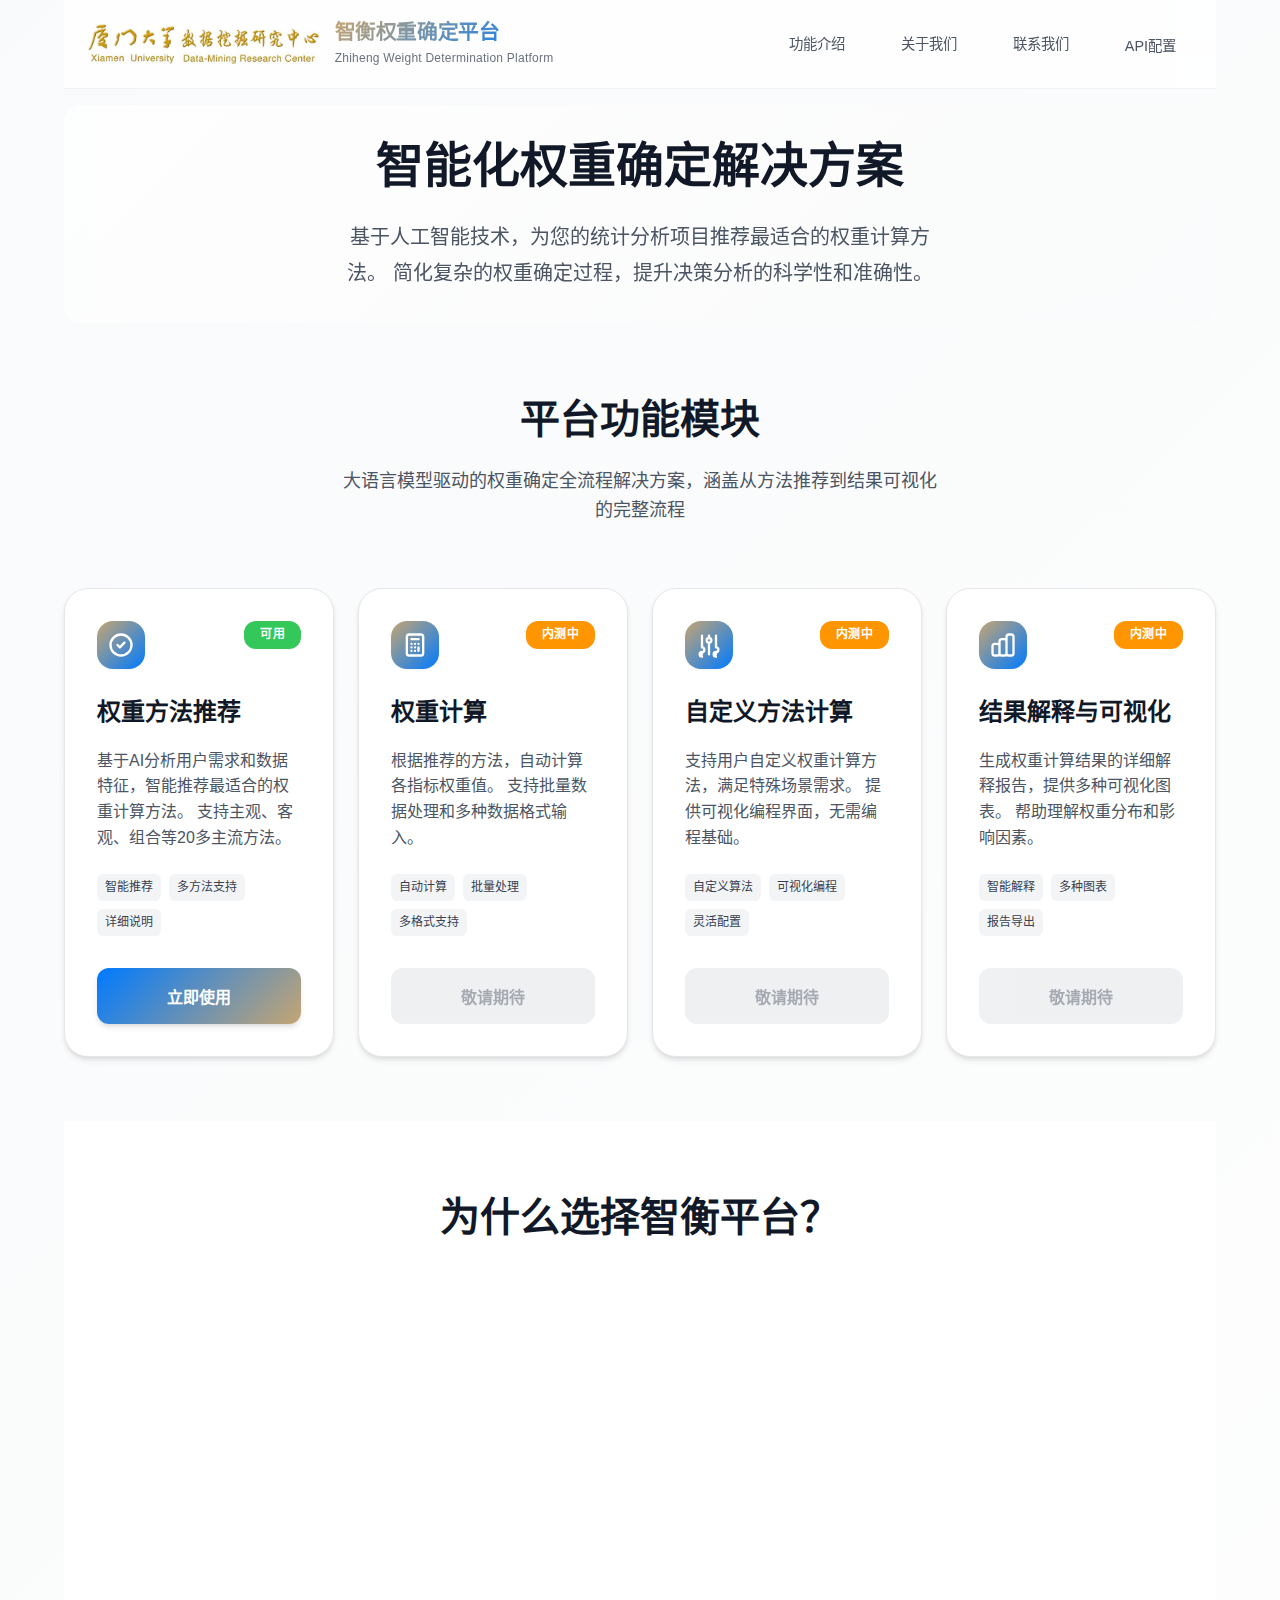
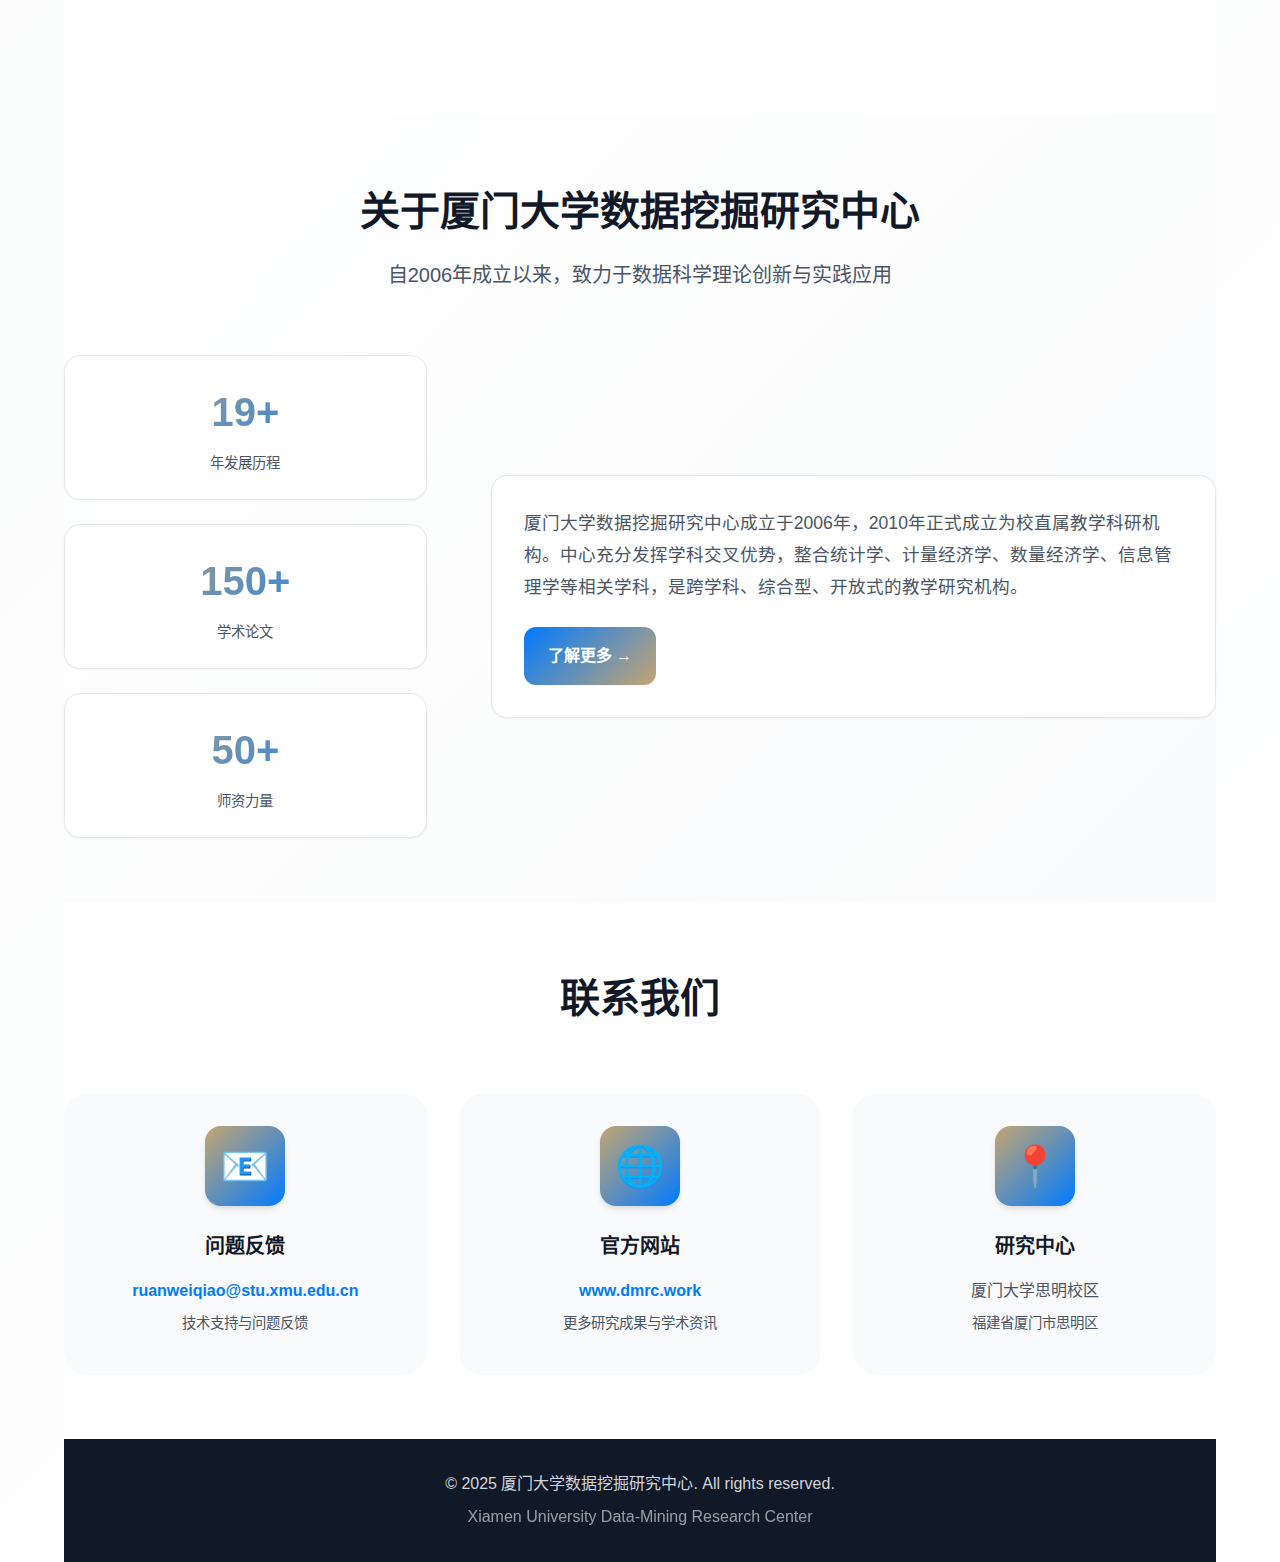
<file: index.html>
<!DOCTYPE html>
<html lang="zh-CN">
<head>
  <meta charset="UTF-8">
  <meta name="viewport" content="width=device-width, initial-scale=1.0">
  
  <!-- 基础SEO -->
  <title>智衡权重确定平台 - 大语言模型驱动的权重方法推荐系统 | 厦门大学数据挖掘研究中心</title>
  <meta name="description" content="智衡权重确定平台是厦门大学数据挖掘研究中心开发的AI驱动权重方法推荐系统，通过三代理协作和混合推荐引擎，为统计分析项目智能推荐最适合的权重计算方法。支持AHP、熵权法、CRITIC等9种主流方法。">
  <meta name="keywords" content="权重方法推荐,统计权重,权重确定,大语言模型,AI推荐系统,层次分析法,熵权法,CRITIC,数据挖掘,厦门大学,决策分析,多准则评价">
  <meta name="author" content="厦门大学数据挖掘研究中心">
  <meta name="robots" content="index, follow">
  <meta name="language" content="zh-CN">
  
  <!-- Open Graph / Facebook -->
  <meta property="og:type" content="website">
  <meta property="og:url" content="https://your-project-url.vercel.app/">
  <meta property="og:title" content="智衡权重确定平台 - 大语言模型驱动的权重方法推荐系统">
  <meta property="og:description" content="AI驱动的权重方法推荐系统，通过三代理协作智能推荐最适合的统计权重计算方法。厦门大学数据挖掘研究中心官方开发。">
  <meta property="og:image" content="https://your-project-url.vercel.app/微信图片_20230714090909.jpg">
  <meta property="og:site_name" content="智衡权重确定平台">
  <meta property="og:locale" content="zh_CN">
  
  <!-- Twitter -->
  <meta property="twitter:card" content="summary_large_image">
  <meta property="twitter:url" content="https://your-project-url.vercel.app/">
  <meta property="twitter:title" content="智衡权重确定平台 - 大语言模型驱动的权重方法推荐系统">
  <meta property="twitter:description" content="AI驱动的权重方法推荐系统，通过三代理协作智能推荐最适合的统计权重计算方法。厦门大学数据挖掘研究中心官方开发。">
  <meta property="twitter:image" content="https://your-project-url.vercel.app/微信图片_20230714090909.jpg">
  
  <!-- 学术相关 -->
  <meta name="citation_title" content="智衡权重确定平台: 大语言模型驱动的权重方法推荐系统">
  <meta name="citation_author" content="厦门大学数据挖掘研究中心">
  <meta name="citation_publication_date" content="2025">
  <meta name="citation_online_date" content="2025">
  <meta name="citation_language" content="zh">
  
  <!-- 技术相关 -->
  <meta name="application-name" content="智衡权重确定平台">
  <meta name="msapplication-TileColor" content="#007AFF">
  <meta name="theme-color" content="#007AFF">
  
  <!-- 预加载关键资源 -->
  <link rel="preconnect" href="https://cdn.jsdelivr.net">
  <link rel="preconnect" href="https://api.deepseek.com">
  
  <!-- 样式表 -->
  <link rel="stylesheet" href="home-style.css">
  
  <!-- 结构化数据 -->
  <script type="application/ld+json">
  {
    "@context": "https://schema.org",
    "@type": "SoftwareApplication",
    "name": "智衡权重确定平台",
    "description": "大语言模型驱动的权重方法推荐系统",
    "url": "https://your-project-url.vercel.app",
    "author": {
      "@type": "Organization",
      "name": "厦门大学数据挖掘研究中心",
      "url": "https://xdmrc.org"
    },
    "applicationCategory": "BusinessApplication",
    "operatingSystem": "Web Browser",
    "offers": {
      "@type": "Offer",
      "price": "0",
      "priceCurrency": "CNY"
    }
  }
  </script>
</head>
<body>
  <div class="container">
    <!-- Header Section -->
    <header class="header">
      <div class="header-content">
        <div class="logo-section">
          <img src="微信图片_20230714090909.jpg" alt="厦门大学数据挖掘研究中心" class="logo">
          <div class="title-group">
            <h1 class="main-title">智衡权重确定平台</h1>
            <p class="subtitle">Zhiheng Weight Determination Platform</p>
          </div>
        </div>
        
        <!-- Navigation Menu -->
        <nav class="header-nav">
          <ul class="nav-menu">
            <li><a href="#modules" class="nav-link">功能介绍</a></li>
            <li><a href="#about" class="nav-link">关于我们</a></li>
            <li><a href="#contact" class="nav-link">联系我们</a></li>
            <li>
              <button id="apiConfigToggle" class="api-config-btn">
                <span class="api-config-text">API配置</span>
              </button>
            </li>
          </ul>
        </nav>
      </div>
    </header>

    <!-- API Key Panel (移出模块区域) -->
    <div id="apiKeyManagerPanel" class="api-key-panel">
      <div class="api-key-panel-header">
        <h4>API配置</h4>
        <button class="api-key-close" id="apiKeyPanelClose">&times;</button>
      </div>
      
      <div class="api-key-panel-content">
        <div class="model-selection">
          <h5>选择LLM模型</h5>
          <div class="model-options">
            <label class="model-option">
              <input type="radio" name="modelType" value="deepseek" checked>
              <span class="model-icon">🧠</span>
              <span class="model-name">Deepseek</span>
            </label>
            <label class="model-option">
              <input type="radio" name="modelType" value="openai">
              <span class="model-icon">🤖</span>
              <span class="model-name">ChatGPT</span>
            </label>
            <label class="model-option">
              <input type="radio" name="modelType" value="qwen">
              <span class="model-icon">🔮</span>
              <span class="model-name">通义千问</span>
            </label>
          </div>
        </div>
        
        <!-- Deepseek API Keys -->
        <div class="api-keys-section" id="deepseekApiKeys">
          <h5>Deepseek API密钥设置</h5>
          <p class="api-key-info">系统已配置Deepseek API密钥，您也可以使用自己的密钥</p>
          <p class="api-key-warning" style="color: #e74c3c; font-weight: bold;">重要提示：系统使用并行调用机制，必须配置全部三个API密钥以获得最佳性能</p>
          
          <div class="api-key-inputs">
            <div class="api-key-input-group">
              <label>主要API密钥:</label>
              <input type="password" id="deepseek_api_key" placeholder="sk-..." autocomplete="off">
            </div>
            <div class="api-key-input-group">
              <label>备用API密钥 1:</label>
              <input type="password" id="deepseek_api_key_api2" placeholder="sk-..." autocomplete="off">
            </div>
            <div class="api-key-input-group">
              <label>备用API密钥 2:</label>
              <input type="password" id="deepseek_api_key_api3" placeholder="sk-..." autocomplete="off">
            </div>
          </div>
        </div>
        
        <!-- OpenAI API Keys -->
        <div class="api-keys-section" id="openaiApiKeys" style="display: none;">
          <h5>OpenAI API密钥设置</h5>
          <p class="api-key-info">系统已配置Deepseek API密钥，您也可以使用自己的ChatGPT密钥</p>
          <p class="api-key-warning" style="color: #e74c3c; font-weight: bold;">重要提示：系统使用并行调用机制，必须配置全部三个API密钥以获得最佳性能</p>
          
          <div class="api-key-inputs">
            <div class="api-key-input-group">
              <label>主要API密钥:</label>
              <input type="password" id="openai_api_key" placeholder="sk-..." autocomplete="off">
            </div>
            <div class="api-key-input-group">
              <label>备用API密钥 1:</label>
              <input type="password" id="openai_api_key_api2" placeholder="sk-..." autocomplete="off">
            </div>
            <div class="api-key-input-group">
              <label>备用API密钥 2:</label>
              <input type="password" id="openai_api_key_api3" placeholder="sk-..." autocomplete="off">
            </div>
          </div>
        </div>
        
        <!-- Qwen API Keys -->
        <div class="api-keys-section" id="qwenApiKeys" style="display: none;">
          <h5>通义千问API密钥设置</h5>
          <p class="api-key-info">系统已配置Deepseek API密钥，您也可以使用自己的通义千问密钥</p>
          <p class="api-key-warning" style="color: #e74c3c; font-weight: bold;">重要提示：系统使用并行调用机制，必须配置全部三个API密钥以获得最佳性能</p>
          
          <div class="api-key-inputs">
            <div class="api-key-input-group">
              <label>主要API密钥:</label>
              <input type="password" id="qwen_api_key" placeholder="..." autocomplete="off">
            </div>
            <div class="api-key-input-group">
              <label>备用API密钥 1:</label>
              <input type="password" id="qwen_api_key_api2" placeholder="..." autocomplete="off">
            </div>
            <div class="api-key-input-group">
              <label>备用API密钥 2:</label>
              <input type="password" id="qwen_api_key_api3" placeholder="..." autocomplete="off">
            </div>
          </div>
        </div>
        
        <div class="api-key-actions">
          <button class="btn-primary" id="saveApiKeys">保存密钥</button>
          <button class="btn-secondary" id="clearApiKeys">清除密钥</button>
        </div>
        
        <div class="api-key-status" id="apiKeyStatus"></div>
      </div>
    </div>
    
    <!-- 添加背景遮罩用于点击关闭 -->
    <div id="apiKeyBackdrop" class="api-key-backdrop"></div>

    <!-- Hero Section -->
    <section class="hero">
      <div class="hero-content">
        <h2 class="hero-title">智能化权重确定解决方案</h2>
        <p class="hero-description">
          基于人工智能技术，为您的统计分析项目推荐最适合的权重计算方法。
          简化复杂的权重确定过程，提升决策分析的科学性和准确性。
        </p>
      </div>
    </section>

    <!-- Modules Section -->
    <section id="modules" class="modules">
      <div class="modules-header">
        <div class="modules-text">
          <h3>平台功能模块</h3>
          <p>大语言模型驱动的权重确定全流程解决方案，涵盖从方法推荐到结果可视化的完整流程</p>
        </div>
      </div>
      
      <div class="modules-grid">
        <!-- Module 1: Available -->
        <div class="module-card available" onclick="navigateToQuestionnaire()">
          <div class="module-header">
            <div class="module-icon">
              <svg viewBox="0 0 24 24" fill="none" xmlns="http://www.w3.org/2000/svg">
                <path d="M9 12l2 2 4-4m6 2a9 9 0 11-18 0 9 9 0 0118 0z" stroke="currentColor" stroke-width="2" stroke-linecap="round" stroke-linejoin="round"/>
              </svg>
            </div>
            <div class="module-status available">可用</div>
          </div>
          <h4 class="module-title">权重方法推荐</h4>
          <p class="module-description">
            基于AI分析用户需求和数据特征，智能推荐最适合的权重计算方法。
            支持主观、客观、组合等20多主流方法。
          </p>
          <div class="module-features">
            <span class="feature-tag">智能推荐</span>
            <span class="feature-tag">多方法支持</span>
            <span class="feature-tag">详细说明</span>
          </div>
          <div class="module-action">
            <button class="btn-primary">立即使用</button>
          </div>
        </div>

        <!-- Module 2: Coming Soon -->
        <div class="module-card coming-soon">
          <div class="module-header">
            <div class="module-icon">
              <svg viewBox="0 0 24 24" fill="none" xmlns="http://www.w3.org/2000/svg">
                <path d="M9 7h6m0 10v-3m-3 3h.01M9 17h.01M9 14h.01M12 14h.01M15 11h.01M12 11h.01M9 11h.01M7 21h10a2 2 0 002-2V5a2 2 0 00-2-2H7a2 2 0 00-2 2v14a2 2 0 002 2z" stroke="currentColor" stroke-width="2" stroke-linecap="round" stroke-linejoin="round"/>
              </svg>
            </div>
            <div class="module-status beta">内测中</div>
          </div>
          <h4 class="module-title">权重计算</h4>
          <p class="module-description">
            根据推荐的方法，自动计算各指标权重值。
            支持批量数据处理和多种数据格式输入。
          </p>
          <div class="module-features">
            <span class="feature-tag">自动计算</span>
            <span class="feature-tag">批量处理</span>
            <span class="feature-tag">多格式支持</span>
          </div>
          <div class="module-action">
            <button class="btn-secondary" disabled>敬请期待</button>
          </div>
        </div>

        <!-- Module 3: Coming Soon -->
        <div class="module-card coming-soon">
          <div class="module-header">
            <div class="module-icon">
              <svg viewBox="0 0 24 24" fill="none" xmlns="http://www.w3.org/2000/svg">
                <path d="M12 6V4m0 2a2 2 0 100 4m0-4a2 2 0 110 4m-6 8a2 2 0 100-4m0 4a2 2 0 100 4m0-4v2m0-6V4m6 6v10m6-2a2 2 0 100-4m0 4a2 2 0 100 4m0-4v2m0-6V4" stroke="currentColor" stroke-width="2" stroke-linecap="round" stroke-linejoin="round"/>
              </svg>
            </div>
            <div class="module-status beta">内测中</div>
          </div>
          <h4 class="module-title">自定义方法计算</h4>
          <p class="module-description">
            支持用户自定义权重计算方法，满足特殊场景需求。
            提供可视化编程界面，无需编程基础。
          </p>
          <div class="module-features">
            <span class="feature-tag">自定义算法</span>
            <span class="feature-tag">可视化编程</span>
            <span class="feature-tag">灵活配置</span>
          </div>
          <div class="module-action">
            <button class="btn-secondary" disabled>敬请期待</button>
          </div>
        </div>

        <!-- Module 4: Coming Soon -->
        <div class="module-card coming-soon">
          <div class="module-header">
            <div class="module-icon">
              <svg viewBox="0 0 24 24" fill="none" xmlns="http://www.w3.org/2000/svg">
                <path d="M9 19v-6a2 2 0 00-2-2H5a2 2 0 00-2 2v6a2 2 0 002 2h2a2 2 0 002-2zm0 0V9a2 2 0 012-2h2a2 2 0 012 2v10m-6 0a2 2 0 002 2h2a2 2 0 002-2m0 0V5a2 2 0 012-2h2a2 2 0 012 2v14a2 2 0 01-2 2h-2a2 2 0 01-2-2z" stroke="currentColor" stroke-width="2" stroke-linecap="round" stroke-linejoin="round"/>
              </svg>
            </div>
            <div class="module-status beta">内测中</div>
          </div>
          <h4 class="module-title">结果解释与可视化</h4>
          <p class="module-description">
            生成权重计算结果的详细解释报告，提供多种可视化图表。
            帮助理解权重分布和影响因素。
          </p>
          <div class="module-features">
            <span class="feature-tag">智能解释</span>
            <span class="feature-tag">多种图表</span>
            <span class="feature-tag">报告导出</span>
          </div>
          <div class="module-action">
            <button class="btn-secondary" disabled>敬请期待</button>
          </div>
        </div>
      </div>
    </section>
  <!-- Features Section -->
  <section class="features">
    <div class="features-content">
      <h3>为什么选择智衡平台？</h3>
      <div class="features-grid">
        <div class="feature-item">
          <div class="feature-icon">🤖</div>
          <h4>AI智能推荐</h4>
          <p>基于大语言模型，智能分析用户需求与数据特征，推荐最适合的权重方法</p>
        </div>
        <div class="feature-item">
          <div class="feature-icon">🎓</div>
          <h4>学术权威</h4>
          <p>厦门大学数据挖掘研究中心开发，确保方法的科学性和可靠性</p>
        </div>
        <div class="feature-item">
          <div class="feature-icon">🚀</div>
          <h4>简单易用</h4>
          <p>直观的用户界面，无需专业知识，快速获得权重计算方案</p>
        </div>
        <div class="feature-item">
          <div class="feature-icon">📈</div>
          <h4>全面覆盖</h4>
          <p>支持20+种主流权重方法，覆盖各种应用场景和数据类型</p>
        </div>
      </div>
    </div>
  </section>

    <!-- About Section -->
    <section id="about" class="about">
      <div class="about-content">
        <div class="about-header">
          <h3>关于厦门大学数据挖掘研究中心</h3>
          <p class="about-subtitle">自2006年成立以来，致力于数据科学理论创新与实践应用</p>
        </div>
        
        <div class="about-preview">
          <div class="preview-stats">
            <div class="stat-item">
              <div class="stat-number">19+</div>
              <div class="stat-label">年发展历程</div>
            </div>
            <div class="stat-item">
              <div class="stat-number">150+</div>
              <div class="stat-label">学术论文</div>
            </div>
            <div class="stat-item">
              <div class="stat-number">50+</div>
              <div class="stat-label">师资力量</div>
            </div>
          </div>
          
          <div class="preview-text">
            <p>厦门大学数据挖掘研究中心成立于2006年，2010年正式成立为校直属教学科研机构。中心充分发挥学科交叉优势，整合统计学、计量经济学、数量经济学、信息管理学等相关学科，是跨学科、综合型、开放式的教学研究机构。</p>
            <div class="preview-action">
              <a href="about.html" class="btn-about">了解更多 →</a>
            </div>
          </div>
        </div>
      </div>
    </section>

    <!-- Contact Section -->
    <section id="contact" class="contact">
      <div class="contact-content">
        <h3>联系我们</h3>
        <div class="contact-grid">
          <div class="contact-item">
            <div class="contact-icon">📧</div>
            <h4>问题反馈</h4>
            <p><a href="mailto:ruanweiqiao@stu.xmu.edu.cn">ruanweiqiao@stu.xmu.edu.cn</a></p>
            <p class="contact-desc">技术支持与问题反馈</p>
          </div>
          <div class="contact-item">
            <div class="contact-icon">🌐</div>
            <h4>官方网站</h4>
            <p><a href="http://www.dmrc.work" target="_blank">www.dmrc.work</a></p>
            <p class="contact-desc">更多研究成果与学术资讯</p>
          </div>
          <div class="contact-item">
            <div class="contact-icon">📍</div>
            <h4>研究中心</h4>
            <p>厦门大学思明校区</p>
            <p class="contact-desc">福建省厦门市思明区</p>
          </div>
        </div>
      </div>
    </section>

    
    <!-- Footer -->
    <footer class="footer">
      <div class="footer-content">
        <p>&copy; 2025 厦门大学数据挖掘研究中心. All rights reserved.</p>
        <p>Xiamen University Data-Mining Research Center</p>
      </div>
    </footer>
  </div>

  <script>
    function navigateToQuestionnaire() {
      window.location.href = 'methomath.html';
    }

    // Add smooth scroll behavior and navigation
    document.addEventListener('DOMContentLoaded', function() {
      // Smooth scroll for navigation links
      document.querySelectorAll('.nav-link').forEach(link => {
        link.addEventListener('click', function(e) {
          e.preventDefault();
          const targetId = this.getAttribute('href').substring(1);
          const targetSection = document.getElementById(targetId);
          if (targetSection) {
            targetSection.scrollIntoView({
              behavior: 'smooth',
              block: 'start'
            });
          }
        });
      });
      // Add hover effects to module cards
      const moduleCards = document.querySelectorAll('.module-card');
      moduleCards.forEach(card => {
        card.addEventListener('mouseenter', function() {
          this.style.transform = 'translateY(-8px)';
        });
        card.addEventListener('mouseleave', function() {
          this.style.transform = 'translateY(0)';
        });
      });

      // Add fade-in animation on scroll
      const observerOptions = {
        threshold: 0.1,
        rootMargin: '0px 0px -50px 0px'
      };

      const observer = new IntersectionObserver((entries) => {
        entries.forEach(entry => {
          if (entry.isIntersecting) {
            entry.target.style.opacity = '1';
            entry.target.style.transform = 'translateY(0)';
          }
        });
      }, observerOptions);

      // Observe elements for animation
      document.querySelectorAll('.module-card, .feature-item').forEach(el => {
        el.style.opacity = '0';
        el.style.transform = 'translateY(30px)';
        el.style.transition = 'opacity 0.6s ease, transform 0.6s ease';
        observer.observe(el);
      });
      
      // API Key Manager
      const apiKeyToggle = document.getElementById('apiConfigToggle');
      const apiKeyPanel = document.getElementById('apiKeyManagerPanel');
      const apiKeyClose = document.getElementById('apiKeyPanelClose');
      const apiKeyBackdrop = document.getElementById('apiKeyBackdrop');
      const saveApiKeysBtn = document.getElementById('saveApiKeys');
      const clearApiKeysBtn = document.getElementById('clearApiKeys');
      const apiKeyStatus = document.getElementById('apiKeyStatus');
      const modelOptions = document.querySelectorAll('input[name="modelType"]');
      
      // 初始化当前模型类型
      const currentModelType = localStorage.getItem('current_model_type') || 'deepseek';
      document.querySelector(`input[name="modelType"][value="${currentModelType}"]`).checked = true;
      showApiKeysSection(currentModelType);
      
      // 加载已保存的API密钥
      loadSavedApiKeys();
      
      // 显示/隐藏API密钥面板
      apiKeyToggle.addEventListener('click', function() {
        apiKeyPanel.classList.add('show');
        apiKeyBackdrop.classList.add('show');
        document.body.style.overflow = 'hidden'; // 防止背景滚动
      });
      
      // 关闭API密钥面板
      apiKeyClose.addEventListener('click', function() {
        closeApiKeyPanel();
      });
      
      // 点击背景关闭面板
      apiKeyBackdrop.addEventListener('click', function() {
        closeApiKeyPanel();
      });
      
      // 关闭API密钥面板的函数
      function closeApiKeyPanel() {
        apiKeyPanel.classList.remove('show');
        apiKeyBackdrop.classList.remove('show');
        document.body.style.overflow = ''; // 恢复背景滚动
      }
      
      // ESC键关闭面板
      document.addEventListener('keydown', function(e) {
        if (e.key === 'Escape' && apiKeyPanel.classList.contains('show')) {
          closeApiKeyPanel();
        }
      });
      
      // 切换模型类型
      modelOptions.forEach(option => {
        option.addEventListener('change', function() {
          const modelType = this.value;
          showApiKeysSection(modelType);
          localStorage.setItem('current_model_type', modelType);
        });
      });
      
      // 保存API密钥
      saveApiKeysBtn.addEventListener('click', function() {
        const modelType = document.querySelector('input[name="modelType"]:checked').value;
        
        switch(modelType) {
          case 'deepseek':
            saveDeepseekApiKeys();
            break;
          case 'openai':
            saveOpenaiApiKey();
            break;
          case 'qwen':
            saveQwenApiKey();
            break;
        }
      });
      
      // 检查API密钥完整性
      function checkApiKeysCompleteness(modelType) {
        let mainKey, key2, key3;
        let modelName;
        
        switch(modelType) {
          case 'deepseek':
            mainKey = localStorage.getItem('deepseek_api_key');
            key2 = localStorage.getItem('deepseek_api_key_api2');
            key3 = localStorage.getItem('deepseek_api_key_api3');
            modelName = 'Deepseek';
            break;
          case 'openai':
            mainKey = localStorage.getItem('openai_api_key');
            key2 = localStorage.getItem('openai_api_key_api2');
            key3 = localStorage.getItem('openai_api_key_api3');
            modelName = 'OpenAI';
            break;
          case 'qwen':
            mainKey = localStorage.getItem('qwen_api_key');
            key2 = localStorage.getItem('qwen_api_key_api2');
            key3 = localStorage.getItem('qwen_api_key_api3');
            modelName = '通义千问';
            break;
        }
        
        // 检查是否配置了所有三个API密钥
        if (mainKey && key2 && key3) {
          showStatus(`已成功配置所有${modelName}的API密钥，系统将使用并行调用以获得最佳性能`, 'success');
          setTimeout(closeApiKeyPanel, 2000); // 成功配置后2秒自动关闭面板
        } else if (mainKey || key2 || key3) {
          const configuredCount = [mainKey, key2, key3].filter(Boolean).length;
          showStatus(`已配置${configuredCount}/3个${modelName}的API密钥。必须配置全部三个API密钥以获得最佳性能`, 'warning');
        } else {
          showStatus('未提供任何API密钥', 'error');
        }
      }
      
      // 清除API密钥
      clearApiKeysBtn.addEventListener('click', function() {
        const modelType = document.querySelector('input[name="modelType"]:checked').value;
        
        switch(modelType) {
          case 'deepseek':
            document.getElementById('deepseek_api_key').value = '';
            document.getElementById('deepseek_api_key_api2').value = '';
            document.getElementById('deepseek_api_key_api3').value = '';
            localStorage.removeItem('deepseek_api_key');
            localStorage.removeItem('deepseek_api_key_api2');
            localStorage.removeItem('deepseek_api_key_api3');
            break;
          case 'openai':
            document.getElementById('openai_api_key').value = '';
            document.getElementById('openai_api_key_api2').value = '';
            document.getElementById('openai_api_key_api3').value = '';
            localStorage.removeItem('openai_api_key');
            localStorage.removeItem('openai_api_key_api2');
            localStorage.removeItem('openai_api_key_api3');
            break;
          case 'qwen':
            document.getElementById('qwen_api_key').value = '';
            document.getElementById('qwen_api_key_api2').value = '';
            document.getElementById('qwen_api_key_api3').value = '';
            localStorage.removeItem('qwen_api_key');
            localStorage.removeItem('qwen_api_key_api2');
            localStorage.removeItem('qwen_api_key_api3');
            break;
        }
        
        showStatus('API密钥已清除', 'success');
      });
      
      // 显示对应模型的API密钥输入区域
      function showApiKeysSection(modelType) {
        document.getElementById('deepseekApiKeys').style.display = modelType === 'deepseek' ? 'block' : 'none';
        document.getElementById('openaiApiKeys').style.display = modelType === 'openai' ? 'block' : 'none';
        document.getElementById('qwenApiKeys').style.display = modelType === 'qwen' ? 'block' : 'none';
      }
      
      // 加载已保存的API密钥
      function loadSavedApiKeys() {
        // Deepseek
        const deepseekApiKey = localStorage.getItem('deepseek_api_key');
        if (deepseekApiKey) {
          document.getElementById('deepseek_api_key').value = deepseekApiKey;
        }
        
        const deepseekApiKey2 = localStorage.getItem('deepseek_api_key_api2');
        if (deepseekApiKey2) {
          document.getElementById('deepseek_api_key_api2').value = deepseekApiKey2;
        }
        
        const deepseekApiKey3 = localStorage.getItem('deepseek_api_key_api3');
        if (deepseekApiKey3) {
          document.getElementById('deepseek_api_key_api3').value = deepseekApiKey3;
        }
        
        // OpenAI
        const openaiApiKey = localStorage.getItem('openai_api_key');
        if (openaiApiKey) {
          document.getElementById('openai_api_key').value = openaiApiKey;
        }
        
        const openaiApiKey2 = localStorage.getItem('openai_api_key_api2');
        if (openaiApiKey2) {
          document.getElementById('openai_api_key_api2').value = openaiApiKey2;
        }
        
        const openaiApiKey3 = localStorage.getItem('openai_api_key_api3');
        if (openaiApiKey3) {
          document.getElementById('openai_api_key_api3').value = openaiApiKey3;
        }
        
        // Qwen
        const qwenApiKey = localStorage.getItem('qwen_api_key');
        if (qwenApiKey) {
          document.getElementById('qwen_api_key').value = qwenApiKey;
        }
        
        const qwenApiKey2 = localStorage.getItem('qwen_api_key_api2');
        if (qwenApiKey2) {
          document.getElementById('qwen_api_key_api2').value = qwenApiKey2;
        }
        
        const qwenApiKey3 = localStorage.getItem('qwen_api_key_api3');
        if (qwenApiKey3) {
          document.getElementById('qwen_api_key_api3').value = qwenApiKey3;
        }
        
        // 检查当前选择模型的API密钥完整性
        const currentModelType = localStorage.getItem('current_model_type') || 'deepseek';
        checkApiKeysCompleteness(currentModelType);
      }
      
      // 保存Deepseek API密钥
      function saveDeepseekApiKeys() {
        const mainApiKey = document.getElementById('deepseek_api_key').value.trim();
        const apiKey2 = document.getElementById('deepseek_api_key_api2').value.trim();
        const apiKey3 = document.getElementById('deepseek_api_key_api3').value.trim();
        
        // 检查是否所有三个密钥都已填写
        if (!mainApiKey || !apiKey2 || !apiKey3) {
          showStatus('请填写所有三个API密钥以确保系统正常运行', 'error');
          return;
        }
        
        if (validateApiKey(mainApiKey, 'deepseek') && 
            validateApiKey(apiKey2, 'deepseek') && 
            validateApiKey(apiKey3, 'deepseek')) {
          
          localStorage.setItem('deepseek_api_key', mainApiKey);
          localStorage.setItem('deepseek_api_key_api2', apiKey2);
          localStorage.setItem('deepseek_api_key_api3', apiKey3);
          
          showStatus('已成功保存所有Deepseek API密钥', 'success');
          setTimeout(closeApiKeyPanel, 2000); // 成功配置后2秒自动关闭面板
        } else {
          showStatus('一个或多个API密钥格式不正确', 'error');
        }
      }
      
      // 保存OpenAI API密钥
      function saveOpenaiApiKey() {
        const mainApiKey = document.getElementById('openai_api_key').value.trim();
        const apiKey2 = document.getElementById('openai_api_key_api2').value.trim();
        const apiKey3 = document.getElementById('openai_api_key_api3').value.trim();
        
        // 检查是否所有三个密钥都已填写
        if (!mainApiKey || !apiKey2 || !apiKey3) {
          showStatus('请填写所有三个API密钥以确保系统正常运行', 'error');
          return;
        }
        
        if (validateApiKey(mainApiKey, 'openai') && 
            validateApiKey(apiKey2, 'openai') && 
            validateApiKey(apiKey3, 'openai')) {
          
          localStorage.setItem('openai_api_key', mainApiKey);
          localStorage.setItem('openai_api_key_api2', apiKey2);
          localStorage.setItem('openai_api_key_api3', apiKey3);
          
          showStatus('已成功保存所有OpenAI API密钥', 'success');
          setTimeout(closeApiKeyPanel, 2000); // 成功配置后2秒自动关闭面板
        } else {
          showStatus('一个或多个API密钥格式不正确', 'error');
        }
      }
      
      // 保存通义千问API密钥
      function saveQwenApiKey() {
        const mainApiKey = document.getElementById('qwen_api_key').value.trim();
        const apiKey2 = document.getElementById('qwen_api_key_api2').value.trim();
        const apiKey3 = document.getElementById('qwen_api_key_api3').value.trim();
        
        // 检查是否所有三个密钥都已填写
        if (!mainApiKey || !apiKey2 || !apiKey3) {
          showStatus('请填写所有三个API密钥以确保系统正常运行', 'error');
          return;
        }
        
        if (validateApiKey(mainApiKey, 'qwen') && 
            validateApiKey(apiKey2, 'qwen') && 
            validateApiKey(apiKey3, 'qwen')) {
          
          localStorage.setItem('qwen_api_key', mainApiKey);
          localStorage.setItem('qwen_api_key_api2', apiKey2);
          localStorage.setItem('qwen_api_key_api3', apiKey3);
          
          showStatus('已成功保存所有通义千问API密钥', 'success');
          setTimeout(closeApiKeyPanel, 2000); // 成功配置后2秒自动关闭面板
        } else {
          showStatus('一个或多个API密钥格式不正确', 'error');
        }
      }
      
      // 验证API密钥格式
      function validateApiKey(apiKey, modelType) {
        if (!apiKey || apiKey === "your-api-key-here") {
          return false;
        }
        
        // 放宽验证要求，使其更加友好
        switch(modelType) {
          case 'openai':
            // OpenAI密钥通常以sk-开头，但允许其他格式
            return apiKey.length >= 10;
          case 'qwen':
            // 通义千问密钥只要求一定长度
            return apiKey.length >= 10;
          case 'deepseek':
          default:
            // Deepseek密钥通常以sk-开头，但允许其他格式
            return apiKey.length >= 10;
        }
      }
      
      // 显示状态消息
      function showStatus(message, type) {
        apiKeyStatus.textContent = message;
        apiKeyStatus.className = 'api-key-status';
        apiKeyStatus.classList.add(type);
        
        // 添加样式
        if (type === 'error') {
          apiKeyStatus.style.color = '#e74c3c';
          apiKeyStatus.style.backgroundColor = '#fde8e6';
        } else if (type === 'success') {
          apiKeyStatus.style.color = '#27ae60';
          apiKeyStatus.style.backgroundColor = '#e6f9ee';
        } else if (type === 'warning') {
          apiKeyStatus.style.color = '#f39c12';
          apiKeyStatus.style.backgroundColor = '#fef5e7';
        }
        
        // 显示状态消息的时间
        const displayTime = type === 'success' ? 3000 : 6000; // 成功消息显示3秒，其他显示6秒
        
        // 自动清除状态消息
        setTimeout(() => {
          apiKeyStatus.textContent = '';
          apiKeyStatus.className = 'api-key-status';
          apiKeyStatus.style.color = '';
          apiKeyStatus.style.backgroundColor = '';
        }, displayTime);
      }
    });
  </script>
</body>
</html>
</file>
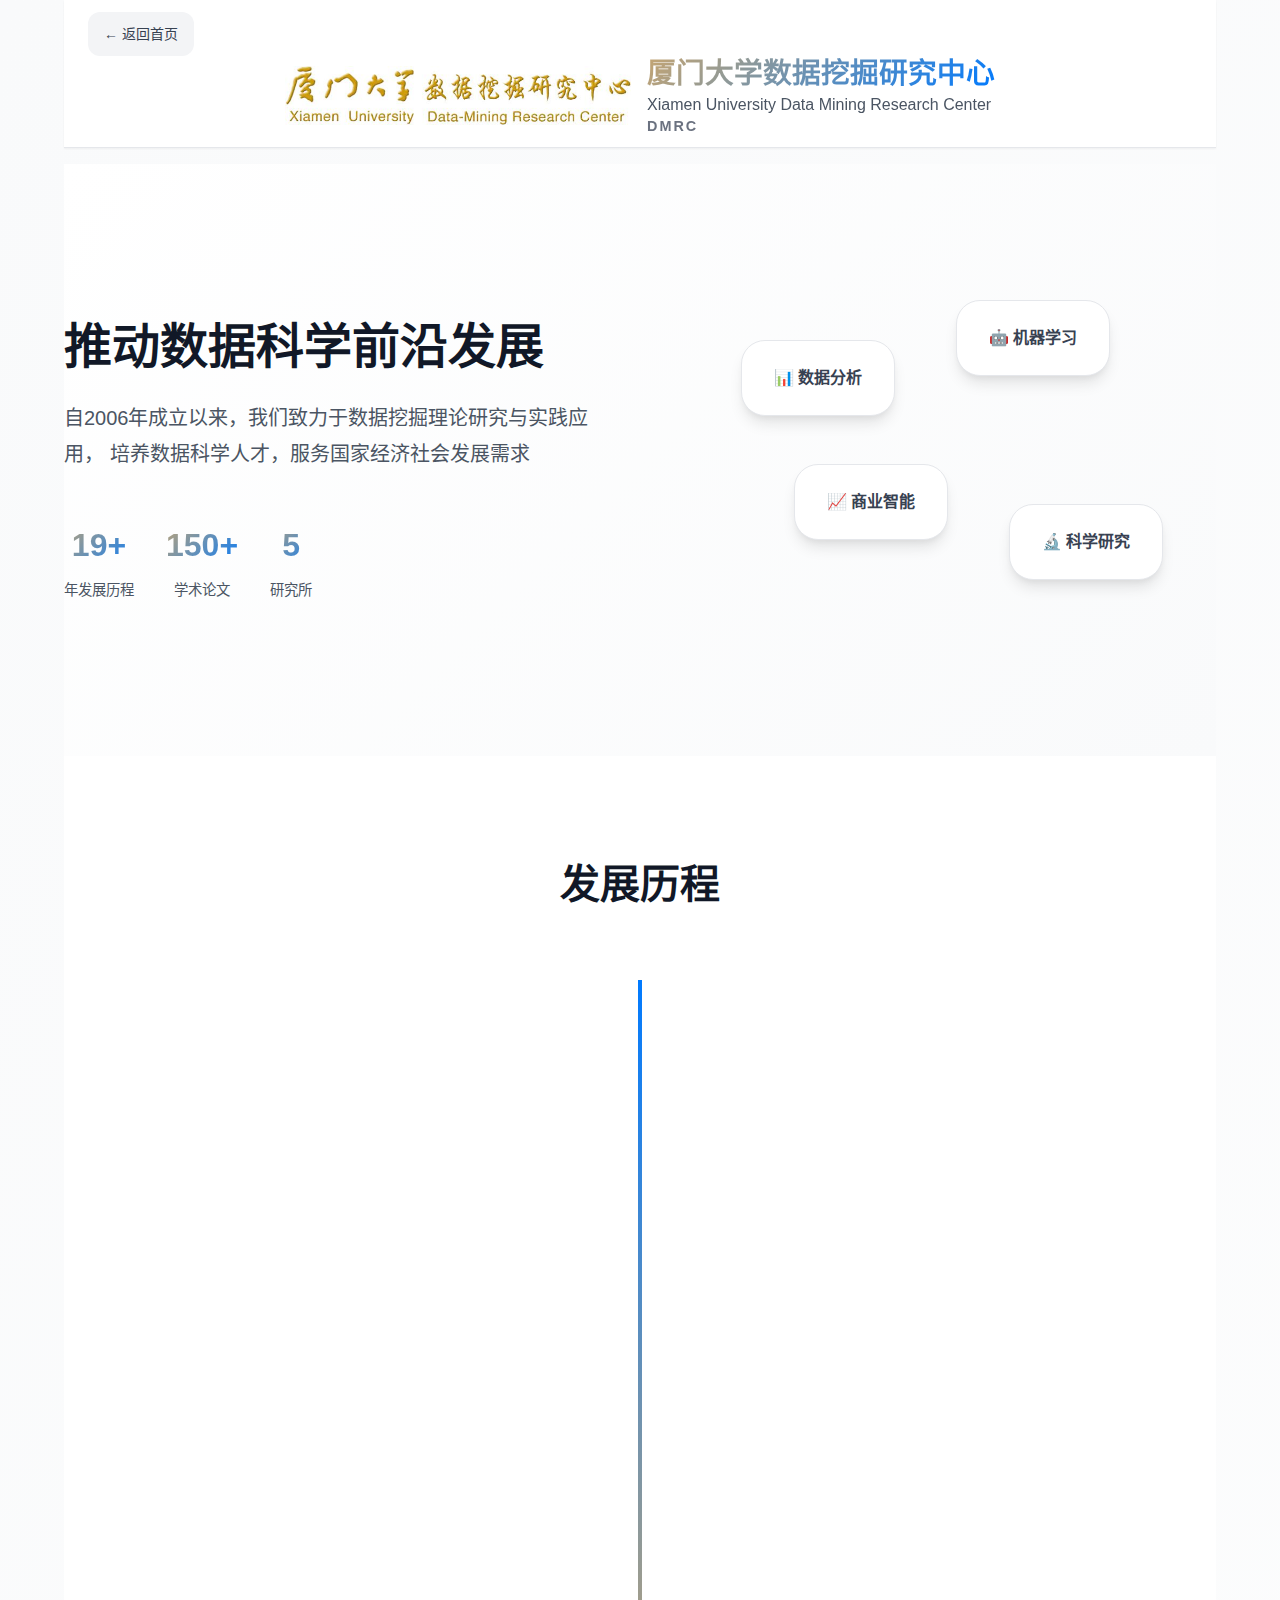
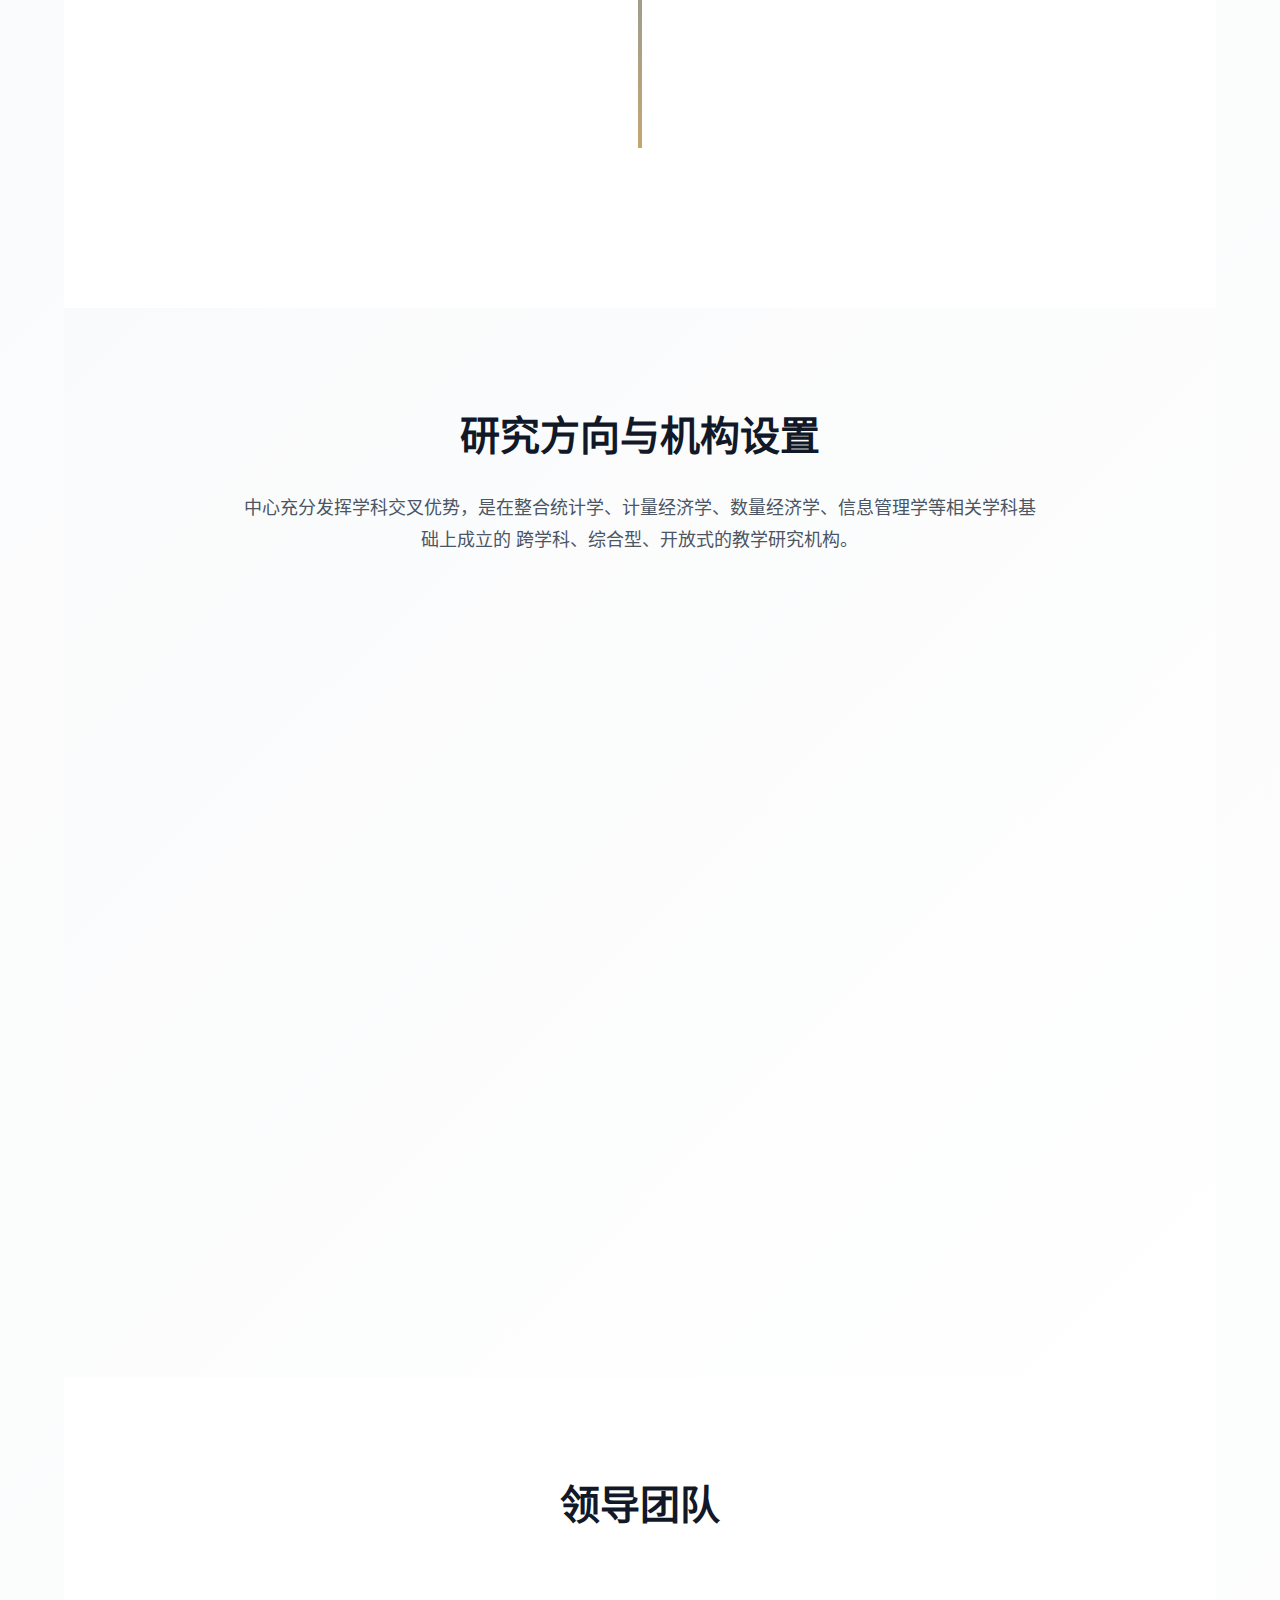
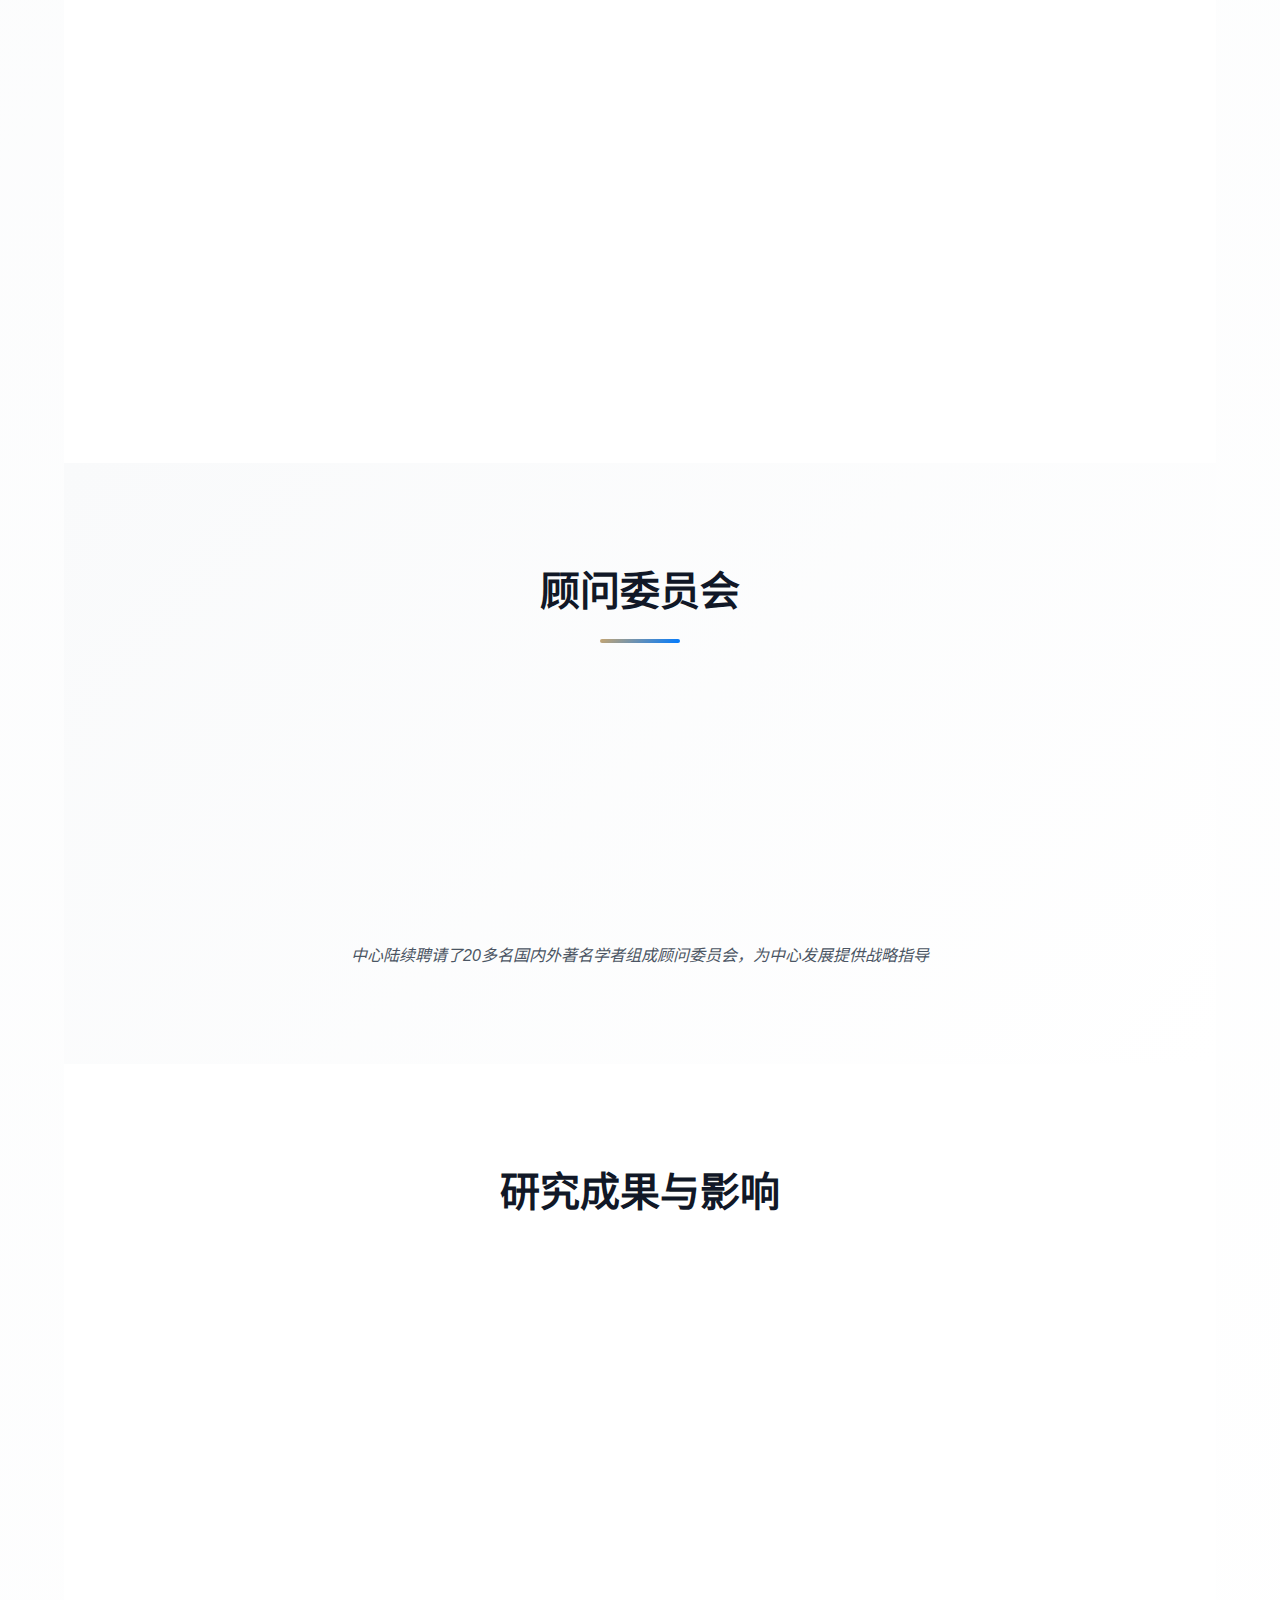
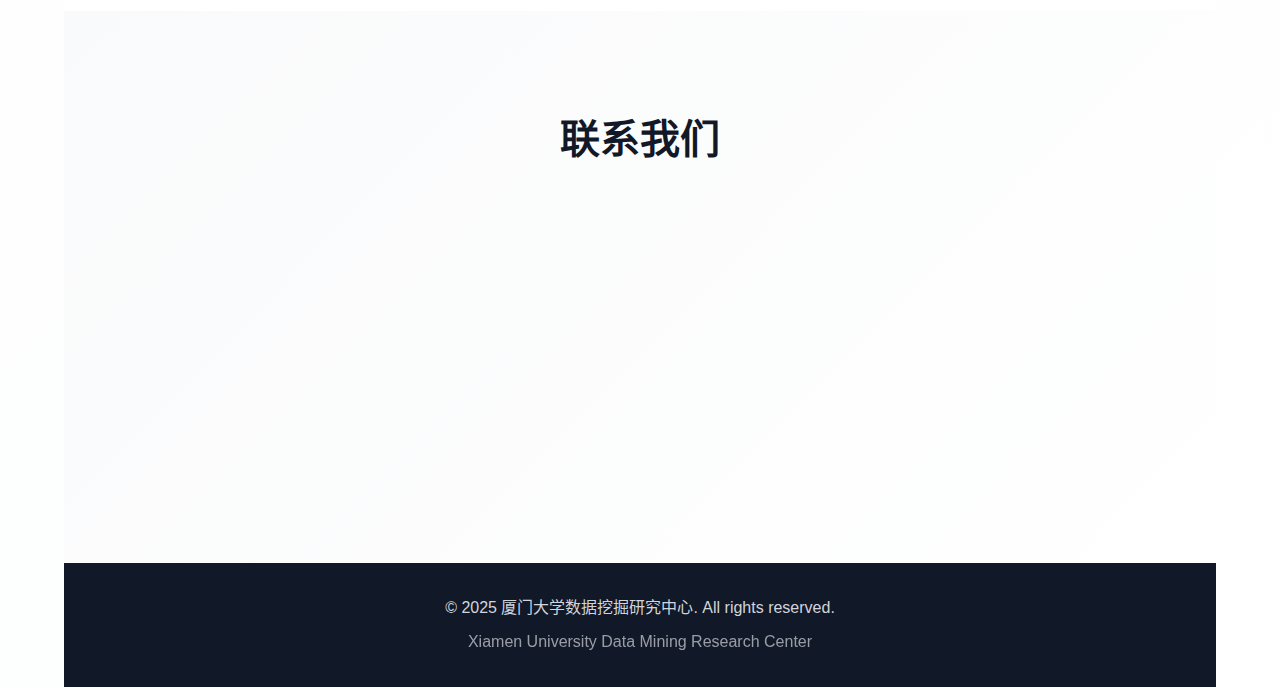
<file: about.html>
<!DOCTYPE html>
<html lang="zh-CN">
<head>
  <meta charset="UTF-8">
  <meta name="viewport" content="width=device-width, initial-scale=1.0">
  
  <!-- 基础SEO -->
  <title>关于我们 - 厦门大学数据挖掘研究中心 | 智衡权重确定平台</title>
  <meta name="description" content="厦门大学数据挖掘研究中心成立于2006年，是跨学科、综合型、开放式的教学研究机构。中心拥有19年发展历程，发表150+学术论文，50+师资力量，致力于数据科学理论创新与实践应用。">
  <meta name="keywords" content="厦门大学,数据挖掘研究中心,数据科学,统计学,机器学习,人工智能,学术研究,DMRC">
  <meta name="author" content="厦门大学数据挖掘研究中心">
  <meta name="robots" content="index, follow">
  
  <!-- Open Graph -->
  <meta property="og:type" content="website">
  <meta property="og:url" content="https://your-project-url.vercel.app/about">
  <meta property="og:title" content="关于我们 - 厦门大学数据挖掘研究中心">
  <meta property="og:description" content="厦门大学数据挖掘研究中心：19年专业发展，致力于数据科学理论创新与实践应用。拥有5个研究所，覆盖统计学、机器学习、人工智能等多个领域。">
  <meta property="og:image" content="https://your-project-url.vercel.app/微信图片_20230714090909.jpg">
  
  <!-- 机构信息 -->
  <meta name="citation_institution" content="厦门大学数据挖掘研究中心">
  <meta name="citation_institution_url" content="http://www.dmrc.work/
  
  <!-- 联系信息 -->
  <meta name="contact:email" content="ruanweiqiao@stu.xmu.edu.cn">
  <meta name="contact:phone_number" content="+86-592-XXXXXXX">
  <meta name="contact:address" content="厦门大学思明校区，福建省厦门市思明区">
  
  <!-- 地理位置 -->
  <meta name="geo.region" content="CN-FJ">
  <meta name="geo.placename" content="厦门">
  <meta name="geo.position" content="24.4478;118.0813">
  <meta name="ICBM" content="24.4478, 118.0813">
  
  <!-- 样式表 -->
  <link rel="stylesheet" href="about-style.css">
  
  <!-- 结构化数据 - 机构信息 -->
  <script type="application/ld+json">
  {
    "@context": "https://schema.org",
    "@type": "EducationalOrganization",
    "name": "厦门大学数据挖掘研究中心",
    "alternateName": "Xiamen University Data-Mining Research Center",
    "url": "http://www.dmrc.work/
    "logo": "https://your-project-url.vercel.app/微信图片_20230714090909.jpg",
    "description": "跨学科、综合型、开放式的教学研究机构，致力于数据科学理论创新与实践应用",
    "foundingDate": "2006",
    "address": {
      "@type": "PostalAddress",
      "addressLocality": "厦门",
      "addressRegion": "福建省",
      "addressCountry": "CN"
    },
    "contactPoint": {
      "@type": "ContactPoint",
      "telephone": "+86-592-XXXXXXX",
      "contactType": "customer service",
      "email": "ruanweiqiao@stu.xmu.edu.cn"
    },
    "parentOrganization": {
      "@type": "University",
      "name": "厦门大学",
      "url": "https://www.xmu.edu.cn"
    }
  }
  </script>
</head>
<body>
  <div class="container">
    <!-- Header Section -->
    <header class="header">
      <div class="container">
        <div class="header-content">
          <div class="header-nav">
            <a href="index.html" class="back-home">← 返回首页</a>
          </div>
          <div class="logo-section">
            <img src="微信图片_20230714090909.jpg" alt="厦门大学数据挖掘研究中心" class="logo">
            <div class="title-group">
              <h1 class="main-title">厦门大学数据挖掘研究中心</h1>
              <p class="subtitle">Xiamen University Data Mining Research Center</p>
              <p class="english-name">DMRC</p>
            </div>
          </div>
        </div>
      </div>
    </header>

    <!-- Hero Section -->
    <section class="hero">
      <div class="hero-content">
        <div class="hero-text">
          <h2 class="hero-title">推动数据科学前沿发展</h2>
          <p class="hero-description">
            自2006年成立以来，我们致力于数据挖掘理论研究与实践应用，
            培养数据科学人才，服务国家经济社会发展需求
          </p>
          <div class="hero-stats">
            <div class="stat-item">
              <div class="stat-number">19+</div>
              <div class="stat-label">年发展历程</div>
            </div>
            <div class="stat-item">
              <div class="stat-number">150+</div>
              <div class="stat-label">学术论文</div>
            </div>
            <div class="stat-item">
              <div class="stat-number">5</div>
              <div class="stat-label">研究所</div>
            </div>
          </div>
        </div>
        <div class="hero-image">
          <div class="floating-cards">
            <div class="card card-1">📊 数据分析</div>
            <div class="card card-2">🤖 机器学习</div>
            <div class="card card-3">📈 商业智能</div>
            <div class="card card-4">🔬 科学研究</div>
          </div>
        </div>
      </div>
    </section>

    <!-- Timeline Section -->
    <section class="timeline">
      <div class="timeline-content">
        <h3>发展历程</h3>
        <div class="timeline-container">
          <div class="timeline-item">
            <div class="timeline-year">2006</div>
            <div class="timeline-event">
              <h4>中心组建</h4>
              <p>厦门大学数据挖掘研究中心开始筹建，整合多学科优势资源</p>
            </div>
          </div>
          <div class="timeline-item">
            <div class="timeline-year">2009</div>
            <div class="timeline-event">
              <h4>国家级基地</h4>
              <p>国家统计局统计科学研究所授牌成立"国家统计局统计科学研究所厦门大学研究基地"</p>
            </div>
          </div>
          <div class="timeline-item">
            <div class="timeline-year">2010</div>
            <div class="timeline-event">
              <h4>正式成立</h4>
              <p>7月由厦门大学校长工作会议决议通过，正式成立为校直属教学科研机构</p>
            </div>
          </div>
          <div class="timeline-item">
            <div class="timeline-year">2025</div>
            <div class="timeline-event">
              <h4>智衡平台</h4>
              <p>推出智衡权重确定平台，将AI技术与统计方法完美结合</p>
            </div>
          </div>
        </div>
      </div>
    </section>

    <!-- Research Areas Section -->
    <section class="research-areas">
      <div class="research-content">
        <h3>研究方向与机构设置</h3>
        <p class="research-intro">
          中心充分发挥学科交叉优势，是在整合统计学、计量经济学、数量经济学、信息管理学等相关学科基础上成立的
          跨学科、综合型、开放式的教学研究机构。
        </p>
        
        <div class="institutes-grid">
          <div class="institute-card">
            <div class="institute-icon">📊</div>
            <h4>数据挖掘与商业智能研究所</h4>
            <p>专注于数据挖掘算法研发和商业智能应用，为企业决策提供数据支持</p>
          </div>
          <div class="institute-card">
            <div class="institute-icon">📋</div>
            <h4>社会调查与数据分析研究所</h4>
            <p>开展社会调查方法研究，提供专业的数据收集和分析服务</p>
          </div>
          <div class="institute-card">
            <div class="institute-icon">💰</div>
            <h4>金融计量与投资决策研究所</h4>
            <p>运用计量经济学方法分析金融市场，为投资决策提供科学依据</p>
          </div>
          <div class="institute-card">
            <div class="institute-icon">🧬</div>
            <h4>生物信息分析研究所</h4>
            <p>将数据挖掘技术应用于生物医学领域，推动精准医疗发展</p>
          </div>
          <div class="institute-card">
            <div class="institute-icon">🤝</div>
            <h4>社会服务办公室</h4>
            <p>对接政府、企业需求，将研究成果转化为社会服务和经济效益</p>
          </div>
        </div>
      </div>
    </section>

    <!-- Leadership Team Section -->
    <section class="leadership">
      <div class="leadership-content">
        <h3>领导团队</h3>
        <div class="leaders-grid">
          <div class="leader-card">
            <div class="leader-avatar">👨‍💼</div>
            <h4>朱建平 教授</h4>
            <p class="leader-title">厦门大学</p>
            <p class="leader-desc">统计学科带头人，数据科学研究专家</p>
          </div>
          <div class="leader-card">
            <div class="leader-avatar">👨‍🎓</div>
            <h4>谢邦昌 教授</h4>
            <p class="leader-title">台湾辅仁大学</p>
            <p class="leader-desc">国际知名统计学家，数据挖掘领域专家</p>
          </div>      
          <div class="leader-card">
            <div class="leader-avatar">👩‍🔬</div>
            <h4>马双鸽 教授</h4>
            <p class="leader-title">美国耶鲁大学</p>
            <p class="leader-desc">生物统计学家，大数据分析专家</p>
          </div>
        </div>
      </div>
    </section>

    <!-- Advisory Board Section -->
    <section class="advisory">
      <div class="advisory-content">
        <h3>顾问委员会</h3>
        <div class="advisors-grid">
          <div class="advisor-item">
            <div class="advisor-icon">🏆</div>
            <div class="advisor-info">
              <h4>吴建福 教授</h4>
              <p>美国工程院院士</p>
            </div>
          </div>
          <div class="advisor-item">
            <div class="advisor-icon">🎓</div>
            <div class="advisor-info">
              <h4>吴曦明 教授</h4>
              <p>美国得克萨斯农机大学</p>
            </div>
          </div>
          <div class="advisor-item">
            <div class="advisor-icon">📚</div>
            <div class="advisor-info">
              <h4>林共进 教授</h4>
              <p>美国宾州州立大学</p>
            </div>
          </div>
          <div class="advisor-item">
            <div class="advisor-icon">🔬</div>
            <div class="advisor-info">
              <h4>陈江 教授</h4>
              <p>美国雪城大学</p>
            </div>
          </div>
        </div>
        <p class="advisory-note">
          中心陆续聘请了20多名国内外著名学者组成顾问委员会，为中心发展提供战略指导
        </p>
      </div>
    </section>

    <!-- Research Achievements Section -->
    <section class="achievements">
      <div class="achievements-content">
        <h3>研究成果与影响</h3>
        <div class="achievements-grid">
          <div class="achievement-item">
            <div class="achievement-number">150+</div>
            <div class="achievement-label">学术论文发表</div>
            <p>近五年在国内外期刊公开发表高质量学术论文</p>
          </div>
          <div class="achievement-item">
            <div class="achievement-number">多项</div>
            <div class="achievement-label">国家级项目</div>
            <p>承担国家社会科学基金等重要科研项目</p>
          </div>
          <div class="achievement-item">
            <div class="achievement-number">广泛</div>
            <div class="achievement-label">应用领域</div>
            <p>涵盖统计学、管理科学、经济学、医学等多个领域</p>
          </div>
          <div class="achievement-item">
            <div class="achievement-number">国际化</div>
            <div class="achievement-label">合作网络</div>
            <p>与国内外知名高校和研究机构建立密切合作关系</p>
          </div>
        </div>
      </div>
    </section>

    <!-- Contact Section -->
    <section class="contact">
      <div class="contact-content">
        <h3>联系我们</h3>
        <div class="contact-grid">
          <div class="contact-item">
            <div class="contact-icon">📍</div>
            <h4>地址</h4>
            <p>福建省厦门市思明区思明南路422号<br>厦门大学数据挖掘研究中心</p>
          </div>
          <div class="contact-item">
            <div class="contact-icon">📧</div>
            <h4>邮箱</h4>
            <p></p>
          </div>
          <div class="contact-item">
            <div class="contact-icon">🌐</div>
            <h4>官方网站</h4>
            <p><a href="http://www.dmrc.work" target="_blank">www.dmrc.work</a></p>
          </div>
          <div class="contact-item">
            <div class="contact-icon">📞</div>
            <h4>联系电话</h4>
            <p></p>
          </div>
        </div>
      </div>
    </section>

    <!-- Footer -->
    <footer class="footer">
      <div class="footer-content">
        <p>&copy; 2025 厦门大学数据挖掘研究中心. All rights reserved.</p>
        <p>Xiamen University Data Mining Research Center</p>
      </div>
    </footer>
  </div>

  <script>
    document.addEventListener('DOMContentLoaded', function() {
      // 添加滚动动画
      const observerOptions = {
        threshold: 0.1,
        rootMargin: '0px 0px -50px 0px'
      };

      const observer = new IntersectionObserver((entries) => {
        entries.forEach(entry => {
          if (entry.isIntersecting) {
            entry.target.style.opacity = '1';
            entry.target.style.transform = 'translateY(0)';
          }
        });
      }, observerOptions);

      // 观察所有需要动画的元素
      document.querySelectorAll('.timeline-item, .institute-card, .leader-card, .advisor-item, .achievement-item, .contact-item').forEach(el => {
        el.style.opacity = '0';
        el.style.transform = 'translateY(30px)';
        el.style.transition = 'opacity 0.6s ease, transform 0.6s ease';
        observer.observe(el);
      });

      // 浮动卡片动画
      const cards = document.querySelectorAll('.floating-cards .card');
      cards.forEach((card, index) => {
        card.style.animationDelay = `${index * 0.5}s`;
      });
    });
  </script>
</body>
</html>
</file>
<file: home-style.css>
/* 智衡权重确定平台 - 苹果风格样式 */

:root {
  /* 主色彩系统 */
  --primary-gold: #C5A572;
  --primary-blue: #007AFF;
  --success-green: #34C759;
  --warning-orange: #FF9500;
  --danger-red: #FF3B30;
  
  /* 中性色彩 */
  --white: #FFFFFF;
  --gray-50: #F9FAFB;
  --gray-100: #F3F4F6;
  --gray-200: #E5E7EB;
  --gray-300: #D1D5DB;
  --gray-400: #9CA3AF;
  --gray-500: #6B7280;
  --gray-600: #4B5563;
  --gray-700: #374151;
  --gray-800: #1F2937;
  --gray-900: #111827;
  
  /* 字体系统 */
  --font-primary: -apple-system, BlinkMacSystemFont, "Segoe UI", Roboto, "PingFang SC", "Hiragino Sans GB", "Microsoft YaHei", sans-serif;
  --font-mono: "SF Mono", Monaco, "Cascadia Code", Menlo, Consolas, monospace;
  
  /* 间距系统 */
  --spacing-xs: 0.25rem;
  --spacing-sm: 0.5rem;
  --spacing-md: 1rem;
  --spacing-lg: 1.5rem;
  --spacing-xl: 2rem;
  --spacing-2xl: 3rem;
  --spacing-3xl: 4rem;
  
  /* 圆角系统 */
  --radius-sm: 6px;
  --radius-md: 12px;
  --radius-lg: 16px;
  --radius-xl: 24px;
  
  /* 阴影系统 */
  --shadow-sm: 0 1px 2px 0 rgba(0, 0, 0, 0.05);
  --shadow-md: 0 4px 6px -1px rgba(0, 0, 0, 0.1), 0 2px 4px -1px rgba(0, 0, 0, 0.06);
  --shadow-lg: 0 10px 15px -3px rgba(0, 0, 0, 0.1), 0 4px 6px -2px rgba(0, 0, 0, 0.05);
  --shadow-xl: 0 20px 25px -5px rgba(0, 0, 0, 0.1), 0 10px 10px -5px rgba(0, 0, 0, 0.04);
  
  /* 过渡动画 */
  --transition-fast: 0.15s ease;
  --transition-normal: 0.3s ease;
  --transition-slow: 0.5s ease;
}

/* 全局重置和基础样式 */
* {
  margin: 0;
  padding: 0;
  box-sizing: border-box;
}

html {
  scroll-behavior: smooth;
  font-size: 16px;
}

body {
  font-family: var(--font-primary);
  line-height: 1.6;
  color: var(--gray-800);
  background: linear-gradient(135deg, var(--gray-50) 0%, var(--white) 100%);
  -webkit-font-smoothing: antialiased;
  -moz-osx-font-smoothing: grayscale;
}

.container {
  max-width: 1200px;
  margin: 0 auto;
  padding: 0 var(--spacing-lg);
}

/* Header 样式 */
.header {
  padding: var(--spacing-md) 0;
  background: rgba(255, 255, 255, 0.8);
  position: sticky;
  top: 0;
  z-index: 100;
  backdrop-filter: blur(15px);
  -webkit-backdrop-filter: blur(15px);
  border-bottom: 1px solid rgba(209, 213, 219, 0.3);
  transition: all 0.3s ease;
}

.header-content {
  display: flex;
  align-items: center;
  justify-content: space-between;
  max-width: 1200px;
  margin: 0 auto;
  padding: var(--spacing-xs) var(--spacing-lg);
}

.logo-section {
  display: flex;
  align-items: center;
  gap: var(--spacing-md);
}

.logo {
  height: 40px;
  width: auto;
  object-fit: contain;
  border-radius: 8px;
  transition: transform 0.3s ease;
}

.logo:hover {
  transform: scale(1.05);
}

.title-group {
  text-align: left;
}

.main-title {
  font-size: 1.3rem;
  font-weight: 600;
  color: var(--gray-900);
  margin-bottom: var(--spacing-xs);
  background: linear-gradient(135deg, var(--primary-gold), var(--primary-blue));
  -webkit-background-clip: text;
  -webkit-text-fill-color: transparent;
  background-clip: text;
  line-height: 1.2;
  letter-spacing: -0.02em;
}

.subtitle {
  font-size: 0.75rem;
  color: var(--gray-500);
  font-weight: 400;
  margin: 0;
  letter-spacing: 0.02em;
}

/* Navigation Menu */
.header-nav {
  flex-shrink: 0;
}

.nav-menu {
  display: flex;
  align-items: center;
  gap: var(--spacing-lg);
  list-style: none;
  margin: 0;
  padding: 0;
}

.nav-link {
  color: var(--gray-600);
  text-decoration: none;
  font-weight: 500;
  font-size: 0.9rem;
  padding: var(--spacing-sm) var(--spacing-md);
  border-radius: var(--radius-md);
  transition: all var(--transition-fast);
  position: relative;
  border: none;
}

.nav-link:hover {
  color: var(--primary-blue);
  background-color: rgba(0, 122, 255, 0.08);
  transform: translateY(-1px);
}

.nav-link:active {
  transform: translateY(1px);
}

/* API Configuration Button */
.api-config-btn {
  display: inline-flex;
  align-items: center;
  justify-content: center;
  background: none;
  color: var(--gray-600);
  border: none;
  border-radius: var(--radius-md);
  padding: var(--spacing-sm) var(--spacing-md);
  font-size: 0.9rem;
  font-weight: 500;
  cursor: pointer;
  transition: all var(--transition-fast);
  text-decoration: none;
}

.api-config-btn:hover {
  color: var(--primary-blue);
  background-color: var(--gray-100);
  transform: translateY(-1px);
}

.api-config-btn:active {
  transform: translateY(1px);
}

.api-config-icon {
  font-size: 1rem;
}

/* Hero Section */
.hero {
  padding: var(--spacing-xl) 0;
  margin-top: var(--spacing-md); /* 添加顶部间距 */
  border-radius: var(--radius-lg);
  background: linear-gradient(135deg, rgba(255, 255, 255, 0.7) 0%, rgba(249, 250, 251, 0.7) 100%);
  backdrop-filter: blur(10px);
  text-align: center;
  transition: all var(--transition-normal);
}

.hero-content {
  max-width: 800px;
  margin: 0 auto;
}

.hero-title {
  font-size: 3rem;
  font-weight: 800;
  color: var(--gray-900);
  margin-bottom: var(--spacing-lg);
  line-height: 1.2;
}

.hero-description {
  font-size: 1.25rem;
  color: var(--gray-600);
  line-height: 1.8;
  max-width: 600px;
  margin: 0 auto;
}

/* Modules Section */
.modules {
  padding: var(--spacing-3xl) 0;
}

.modules-header {
  text-align: center;
  margin-bottom: var(--spacing-3xl);
}

.modules-header h3 {
  font-size: 2.5rem;
  font-weight: 700;
  color: var(--gray-900);
  margin-bottom: var(--spacing-md);
}

.modules-header p {
  font-size: 1.125rem;
  color: var(--gray-600);
  max-width: 600px;
  margin: 0 auto;
}

.modules-grid {
  display: grid;
  grid-template-columns: repeat(4, 1fr);
  gap: var(--spacing-lg);
  margin-top: var(--spacing-2xl);
}

.module-card {
  background: var(--white);
  border-radius: var(--radius-xl);
  padding: var(--spacing-xl);
  box-shadow: var(--shadow-md);
  transition: all var(--transition-normal);
  border: 1px solid var(--gray-200);
  position: relative;
  overflow: hidden;
  display: flex;
  flex-direction: column;
  height: 100%;
}

.module-card:hover {
  box-shadow: var(--shadow-xl);
  transform: translateY(-4px);
}

.module-card.available {
  cursor: pointer;
}

.module-card.available:hover {
  border-color: var(--primary-blue);
}

.module-card.coming-soon {
  opacity: 0.7;
}

.module-header {
  display: flex;
  justify-content: space-between;
  align-items: flex-start;
  margin-bottom: var(--spacing-lg);
}

.module-icon {
  width: 48px;
  height: 48px;
  background: linear-gradient(135deg, var(--primary-gold), var(--primary-blue));
  padding: var(--spacing-sm);
  border-radius: var(--radius-lg);
  display: inline-flex;
  align-items: center;
  justify-content: center;
  box-shadow: var(--shadow-sm);
}

.module-icon svg {
  width: 28px;
  height: 28px;
  color: var(--white);
}

.module-status {
  padding: var(--spacing-xs) var(--spacing-md);
  border-radius: var(--radius-md);
  font-size: 0.75rem;
  font-weight: 600;
  text-transform: uppercase;
  letter-spacing: 0.5px;
}

.module-status.available {
  background: var(--success-green);
  color: var(--white);
}

.module-status.beta {
  background: var(--warning-orange);
  color: var(--white);
}

.module-title {
  font-size: 1.5rem;
  font-weight: 700;
  color: var(--gray-900);
  margin-bottom: var(--spacing-md);
}

.module-description {
  color: var(--gray-600);
  line-height: 1.6;
  margin-bottom: var(--spacing-lg);
  flex-grow: 1;
}

.module-features {
  display: flex;
  flex-wrap: wrap;
  gap: var(--spacing-sm);
  margin-bottom: var(--spacing-xl);
}

.feature-tag {
  background: var(--gray-100);
  color: var(--gray-700);
  padding: var(--spacing-xs) var(--spacing-sm);
  border-radius: var(--radius-sm);
  font-size: 0.75rem;
  font-weight: 500;
}

.module-action {
  margin-top: auto;
}

/* Button Styles */
.btn-primary, .btn-secondary {
  padding: var(--spacing-md) var(--spacing-xl);
  border-radius: var(--radius-md);
  font-weight: 600;
  font-size: 1rem;
  border: none;
  cursor: pointer;
  transition: all var(--transition-fast);
  display: inline-flex;
  align-items: center;
  justify-content: center;
  text-decoration: none;
  width: 100%;
}

.btn-primary {
  background: linear-gradient(135deg, var(--primary-blue), var(--primary-gold));
  color: var(--white);
  box-shadow: var(--shadow-md);
}

.btn-primary:hover {
  transform: translateY(-2px);
  box-shadow: var(--shadow-lg);
}

.btn-secondary {
  background: var(--gray-200);
  color: var(--gray-500);
  cursor: not-allowed;
}

.btn-secondary:disabled {
  opacity: 0.6;
}

/* About Section */
.about {
  padding: var(--spacing-3xl) 0;
  background: linear-gradient(135deg, var(--white) 0%, var(--gray-50) 100%);
}

.about-preview {
  display: grid;
  grid-template-columns: 1fr 2fr;
  gap: var(--spacing-3xl);
  align-items: center;
}

.preview-stats {
  display: flex;
  flex-direction: column;
  gap: var(--spacing-lg);
}

.stat-item {
  text-align: center;
  padding: var(--spacing-lg);
  background: var(--white);
  border-radius: var(--radius-lg);
  box-shadow: var(--shadow-sm);
  border: 1px solid var(--gray-200);
  transition: all var(--transition-normal);
}

.stat-item:hover {
  box-shadow: var(--shadow-md);
  transform: translateY(-2px);
}

.preview-text {
  background: var(--white);
  padding: var(--spacing-xl);
  border-radius: var(--radius-lg);
  box-shadow: var(--shadow-sm);
  border: 1px solid var(--gray-200);
}

.preview-text p {
  font-size: 1.1rem;
  line-height: 1.8;
  color: var(--gray-600);
  margin-bottom: var(--spacing-lg);
}

.btn-about {
  display: inline-flex;
  align-items: center;
  gap: var(--spacing-sm);
  padding: var(--spacing-md) var(--spacing-lg);
  background: linear-gradient(135deg, var(--primary-blue), var(--primary-gold));
  color: var(--white);
  text-decoration: none;
  border-radius: var(--radius-md);
  font-weight: 600;
  transition: all var(--transition-fast);
  box-shadow: var(--shadow-sm);
}

.btn-about:hover {
  transform: translateY(-2px);
  box-shadow: var(--shadow-lg);
}

/* Contact Section */
.contact {
  padding: var(--spacing-3xl) 0;
  background: var(--white);
}

.contact-content h3 {
  text-align: center;
  font-size: 2.5rem;
  font-weight: 700;
  color: var(--gray-900);
  margin-bottom: var(--spacing-3xl);
}

.contact-grid {
  display: grid;
  grid-template-columns: repeat(3, 1fr);
  gap: var(--spacing-xl);
}

.contact-item {
  text-align: center;
  padding: var(--spacing-xl);
  background: var(--gray-50);
  border-radius: var(--radius-xl);
  transition: all var(--transition-normal);
}

.contact-item:hover {
  background: var(--white);
  box-shadow: var(--shadow-md);
  transform: translateY(-2px);
}

.contact-icon {
  font-size: 2.5rem;
  margin-bottom: var(--spacing-lg);
  background: linear-gradient(135deg, var(--primary-gold), var(--primary-blue));
  padding: var(--spacing-lg);
  border-radius: var(--radius-lg);
  display: inline-flex;
  align-items: center;
  justify-content: center;
  box-shadow: var(--shadow-md);
  width: 80px;
  height: 80px;
  min-width: 80px;
  min-height: 80px;
  line-height: 1;
}

.contact-item h4 {
  font-size: 1.25rem;
  font-weight: 700;
  color: var(--gray-900);
  margin-bottom: var(--spacing-md);
}

.contact-item p {
  color: var(--gray-600);
  line-height: 1.6;
  margin-bottom: var(--spacing-sm);
}

.contact-item a {
  color: var(--primary-blue);
  text-decoration: none;
  font-weight: 600;
}

.contact-item a:hover {
  text-decoration: underline;
}

.contact-desc {
  font-size: 0.9rem;
  color: var(--gray-500);
  margin: 0;
}

.about-content {
  max-width: 1200px;
  margin: 0 auto;
}

.about-header {
  text-align: center;
  margin-bottom: var(--spacing-3xl);
}

.about-header h3 {
  font-size: 2.5rem;
  font-weight: 700;
  color: var(--gray-900);
  margin-bottom: var(--spacing-md);
}

.about-subtitle {
  font-size: 1.25rem;
  color: var(--gray-600);
  font-weight: 500;
}

.about-grid {
  display: grid;
  grid-template-columns: 2fr 1fr;
  gap: var(--spacing-3xl);
  margin-bottom: var(--spacing-3xl);
}

.about-description {
  margin-bottom: var(--spacing-xl);
}

.about-description p {
  font-size: 1.1rem;
  line-height: 1.8;
  color: var(--gray-700);
  margin-bottom: var(--spacing-lg);
  text-align: justify;
}

.research-areas h4 {
  font-size: 1.5rem;
  font-weight: 700;
  color: var(--gray-900);
  margin-bottom: var(--spacing-lg);
  display: flex;
  align-items: center;
  gap: var(--spacing-sm);
}

.research-list {
  display: grid;
  gap: var(--spacing-lg);
}

.research-item {
  display: flex;
  align-items: flex-start;
  gap: var(--spacing-md);
  padding: var(--spacing-lg);
  background: var(--white);
  border-radius: var(--radius-lg);
  box-shadow: var(--shadow-sm);
  border: 1px solid var(--gray-200);
  transition: all var(--transition-normal);
}

.research-item:hover {
  box-shadow: var(--shadow-md);
  transform: translateY(-2px);
}

.research-icon {
  font-size: 2rem;
  background: linear-gradient(135deg, var(--primary-gold), var(--primary-blue));
  padding: var(--spacing-md);
  border-radius: var(--radius-md);
  display: flex;
  align-items: center;
  justify-content: center;
  box-shadow: var(--shadow-sm);
  min-width: 60px;
  height: 60px;
}

.research-info h5 {
  font-size: 1.125rem;
  font-weight: 600;
  color: var(--gray-900);
  margin-bottom: var(--spacing-sm);
}

.research-info p {
  color: var(--gray-600);
  line-height: 1.6;
  margin: 0;
}

.about-stats {
  display: grid;
  gap: var(--spacing-lg);
}

.stat-card {
  background: var(--white);
  padding: var(--spacing-xl);
  border-radius: var(--radius-xl);
  text-align: center;
  box-shadow: var(--shadow-md);
  border: 1px solid var(--gray-200);
  transition: all var(--transition-normal);
}

.stat-card:hover {
  box-shadow: var(--shadow-lg);
  transform: translateY(-4px);
}

.stat-number {
  font-size: 2.5rem;
  font-weight: 800;
  background: linear-gradient(135deg, var(--primary-gold), var(--primary-blue));
  -webkit-background-clip: text;
  -webkit-text-fill-color: transparent;
  background-clip: text;
  margin-bottom: var(--spacing-sm);
}

.stat-label {
  color: var(--gray-600);
  font-weight: 500;
  font-size: 0.9rem;
}

.achievements {
  background: var(--white);
  padding: var(--spacing-3xl);
  border-radius: var(--radius-xl);
  box-shadow: var(--shadow-md);
  border: 1px solid var(--gray-200);
}

.achievements h4 {
  font-size: 1.75rem;
  font-weight: 700;
  color: var(--gray-900);
  margin-bottom: var(--spacing-xl);
  text-align: center;
  display: flex;
  align-items: center;
  justify-content: center;
  gap: var(--spacing-sm);
}

.achievement-grid {
  display: grid;
  grid-template-columns: repeat(auto-fit, minmax(250px, 1fr));
  gap: var(--spacing-xl);
}

.achievement-item {
  text-align: center;
  padding: var(--spacing-xl);
  background: var(--gray-50);
  border-radius: var(--radius-lg);
  transition: all var(--transition-normal);
}

.achievement-item:hover {
  background: var(--white);
  box-shadow: var(--shadow-md);
  transform: translateY(-2px);
}

.achievement-icon {
  font-size: 3rem;
  margin-bottom: var(--spacing-lg);
  background: linear-gradient(135deg, var(--primary-gold), var(--primary-blue));
  padding: var(--spacing-lg);
  border-radius: var(--radius-lg);
  display: inline-flex;
  align-items: center;
  justify-content: center;
  box-shadow: var(--shadow-md);
}

.achievement-item h5 {
  font-size: 1.25rem;
  font-weight: 700;
  color: var(--gray-900);
  margin-bottom: var(--spacing-md);
}

.achievement-item p {
  color: var(--gray-600);
  line-height: 1.6;
  margin: 0;
}

/* Features Section */
.features {
  padding: var(--spacing-3xl) 0;
  background: var(--white);
}

.features-content h3 {
  text-align: center;
  font-size: 2.5rem;
  font-weight: 700;
  color: var(--gray-900);
  margin-bottom: var(--spacing-3xl);
}

.features-grid {
  display: grid;
  grid-template-columns: repeat(auto-fit, minmax(250px, 1fr));
  gap: var(--spacing-xl);
}

.feature-item {
  text-align: center;
  padding: var(--spacing-xl);
  background: var(--gray-50);
  border-radius: var(--radius-lg);
  transition: all var(--transition-normal);
}

.feature-item:hover {
  background: var(--white);
  box-shadow: var(--shadow-md);
  transform: translateY(-4px);
}

.feature-icon {
  font-size: 3rem;
  margin-bottom: var(--spacing-lg);
  background: linear-gradient(135deg, var(--primary-gold), var(--primary-blue));
  padding: var(--spacing-lg);
  border-radius: var(--radius-lg);
  display: inline-flex;
  align-items: center;
  justify-content: center;
  box-shadow: var(--shadow-md);
}

.feature-item h4 {
  font-size: 1.25rem;
  font-weight: 700;
  color: var(--gray-900);
  margin-bottom: var(--spacing-md);
}

.feature-item p {
  color: var(--gray-600);
  line-height: 1.6;
}

/* Footer */
.footer {
  background: var(--gray-900);
  color: var(--gray-300);
  padding: var(--spacing-xl) 0;
  text-align: center;
}

.footer-content p {
  margin-bottom: var(--spacing-sm);
}

.footer-content p:last-child {
  margin-bottom: 0;
  opacity: 0.7;
}

/* 响应式设计 */
@media (max-width: 768px) {
  .container {
    padding: 0 var(--spacing-md);
  }
  
  .header-content {
    flex-direction: column;
    gap: var(--spacing-md);
    padding: 0 var(--spacing-md);
  }
  
  .logo-section {
    justify-content: center;
    gap: var(--spacing-md);
  }
  
  .nav-menu {
    gap: var(--spacing-md);
  }
  
  .nav-link {
    font-size: 0.85rem;
    padding: var(--spacing-xs) var(--spacing-sm);
  }
  
  .api-config-btn {
    font-size: 0.85rem;
    padding: var(--spacing-xs) var(--spacing-sm);
  }
  
  .main-title {
    font-size: 1.25rem;
  }
  
  .hero-title {
    font-size: 2rem;
  }
  
  .hero-description {
    font-size: 1.125rem;
  }
  
  .modules-header h3 {
    font-size: 2rem;
  }
  
  .modules-grid {
    grid-template-columns: repeat(2, 1fr);
    gap: var(--spacing-lg);
  }
  
  .about-preview {
    grid-template-columns: 1fr;
    gap: var(--spacing-xl);
  }
  
  .contact-grid {
    grid-template-columns: 1fr;
    gap: var(--spacing-lg);
  }
  
  .features-grid {
    grid-template-columns: 1fr;
    gap: var(--spacing-lg);
  }
  
  .module-header {
    flex-direction: column;
    align-items: flex-start;
    gap: var(--spacing-md);
  }
  
  .module-icon {
    font-size: 2rem;
    padding: var(--spacing-sm);
  }
  
  .feature-icon {
    font-size: 2rem;
    padding: var(--spacing-md);
  }
  
  .contact-icon {
    font-size: 2rem;
    padding: var(--spacing-md);
    width: 64px;
    height: 64px;
    min-width: 64px;
    min-height: 64px;
  }
  
  .about-grid {
    grid-template-columns: 1fr;
    gap: var(--spacing-xl);
  }
  
  .about-stats {
    grid-template-columns: repeat(2, 1fr);
  }
  
  .achievement-grid {
    grid-template-columns: repeat(2, 1fr);
  }
  
  .research-item {
    flex-direction: column;
    text-align: center;
    gap: var(--spacing-md);
  }
  
  .research-icon {
    align-self: center;
  }
  
  .header-content {
    flex-direction: column;
    gap: var(--spacing-md);
  }
  
  .modules-header-content {
    flex-direction: column;
    align-items: flex-start;
    gap: var(--spacing-md);
  }
  
  .modules-header .api-key-manager {
    align-self: flex-end;
  }
  
  .api-key-toggle {
    min-height: 44px;
    font-size: 0.9rem;
  }
}

@media (max-width: 600px) {
  .nav-menu {
    flex-wrap: wrap;
    justify-content: center;
    gap: var(--spacing-sm);
  }
  
  .nav-link {
    font-size: 0.8rem;
    padding: var(--spacing-xs) var(--spacing-sm);
  }
  
  .api-config-btn {
    font-size: 0.8rem;
    padding: var(--spacing-xs) var(--spacing-sm);
  }
  
  .api-config-icon {
    font-size: 0.9rem;
  }
}

@media (max-width: 480px) {
  .hero {
    padding: var(--spacing-xl) 0;
  }
  
  .hero-title {
    font-size: 1.75rem;
  }
  
  .hero-description {
    font-size: 1rem;
  }
  
  .modules, .features {
    padding: var(--spacing-xl) 0;
  }
  
  .modules-header h3, .features-content h3 {
    font-size: 1.75rem;
  }
  
  .modules-grid {
    grid-template-columns: 1fr;
  }
  
  .about-header h3 {
    font-size: 1.75rem;
  }
  
  .about-stats {
    grid-template-columns: 1fr;
  }
  
  .achievement-grid {
    grid-template-columns: 1fr;
  }
  
  .achievements {
    padding: var(--spacing-xl);
  }
  
  .stat-number {
    font-size: 2rem;
  }
  
  .api-key-panel {
    width: 95%;
    max-width: none;
    margin: 0;
    border-radius: var(--radius-lg);
  }
  
  .modules-header-content {
    flex-direction: column;
    align-items: center;
    text-align: center;
  }
  
  .modules-header .api-key-manager {
    align-self: center;
    margin-top: var(--spacing-sm);
  }
}

/* 动画增强 */
@keyframes fadeInUp {
  from {
    opacity: 0;
    transform: translateY(30px);
  }
  to {
    opacity: 1;
    transform: translateY(0);
  }
}

.module-card, .feature-item {
  animation: fadeInUp 0.6s ease forwards;
}

/* 滚动优化 */
html {
  scroll-padding-top: 80px;
}

/* 选择状态优化 */
::selection {
  background: var(--primary-blue);
  color: var(--white);
}

/* Focus状态 */
button:focus, a:focus {
  outline: 2px solid var(--primary-blue);
  outline-offset: 2px;
}

/* Modules Header 样式调整 */
.modules-header-content {
  display: flex;
  justify-content: space-between;
  align-items: flex-end;
  gap: var(--spacing-lg);
}

.modules-text {
  flex: 1;
}

.modules-header .api-key-manager {
  position: static;
  z-index: auto;
  align-self: flex-end;
}

/* API密钥管理器样式 */
.api-key-manager {
  position: relative;
  z-index: 100;
}

.api-key-toggle {
  display: flex;
  align-items: center;
  gap: var(--spacing-sm);
  background: linear-gradient(135deg, var(--primary-blue), #0056b3);
  color: var(--white);
  border: none;
  border-radius: var(--radius-lg);
  padding: var(--spacing-sm) var(--spacing-lg);
  font-size: 0.9rem;
  font-weight: 600;
  cursor: pointer;
  transition: all var(--transition-fast);
  box-shadow: var(--shadow-md);
}

.api-key-toggle:hover {
  transform: translateY(-2px);
  box-shadow: var(--shadow-lg);
}

.api-key-toggle-icon {
  font-size: 1.25rem;
}

.api-key-panel {
  position: fixed;
  top: 50%;
  left: 50%;
  transform: translate(-50%, -50%) scale(0.95);
  width: 90%;
  max-width: 700px;
  background: var(--white);
  border-radius: var(--radius-xl);
  box-shadow: var(--shadow-xl);
  padding: var(--spacing-xl);
  z-index: 9999;
  display: none;
  max-height: 80vh;
  overflow-y: auto;
  border: 1px solid var(--gray-300);
}

.api-key-panel.show {
  display: block;
  animation: panelFadeIn 0.3s forwards;
}

@keyframes panelFadeIn {
  from { transform: translate(-50%, -50%) scale(0.95); opacity: 0; }
  to { transform: translate(-50%, -50%) scale(1); opacity: 1; }
}

@keyframes slideDown {
  from { transform: translate(-50%, -60%); opacity: 0; }
  to { transform: translate(-50%, -50%); opacity: 1; }
}

.api-key-panel-header {
  display: flex;
  justify-content: space-between;
  align-items: center;
  margin-bottom: var(--spacing-lg);
  padding-bottom: var(--spacing-md);
  border-bottom: 1px solid var(--gray-200);
}

.api-key-panel-header h4 {
  font-size: 1.5rem;
  font-weight: 700;
  color: var(--gray-900);
  margin: 0;
  background: linear-gradient(135deg, var(--primary-blue), #0056b3);
  -webkit-background-clip: text;
  -webkit-text-fill-color: transparent;
  background-clip: text;
}

.api-key-close {
  background: none;
  border: none;
  font-size: 1.5rem;
  color: var(--gray-500);
  cursor: pointer;
  width: 36px;
  height: 36px;
  border-radius: 50%;
  display: flex;
  align-items: center;
  justify-content: center;
  transition: all var(--transition-fast);
  background-color: var(--gray-100);
}

.api-key-close:hover {
  background-color: var(--gray-200);
  color: var(--gray-800);
}

.model-selection {
  margin-bottom: var(--spacing-md);
}

.model-selection h5 {
  font-size: 1rem;
  margin-bottom: var(--spacing-sm);
}

.model-options {
  display: flex;
  justify-content: center;
  gap: var(--spacing-md);
}

.model-option {
  display: flex;
  flex-direction: column;
  align-items: center;
  cursor: pointer;
  padding: var(--spacing-md);
  border-radius: var(--radius-lg);
  transition: all var(--transition-fast);
  background-color: var(--gray-100);
  width: 100px;
  position: relative;
  overflow: hidden;
  border: 2px solid transparent;
}

.model-option:hover {
  background-color: var(--gray-200);
  transform: translateY(-2px);
}

.model-option input[type="radio"] {
  position: absolute;
  opacity: 0;
}

.model-option input[type="radio"]:checked + .model-icon + .model-name {
  color: var(--primary-blue);
  font-weight: 600;
}

.model-option input[type="radio"]:checked ~ * {
  transform: scale(1.05);
}

.model-option input[type="radio"]:checked + .model-icon {
  background: linear-gradient(135deg, var(--primary-blue), #0056b3);
  color: var(--white);
}

.model-icon {
  width: 48px;
  height: 48px;
  background-color: var(--white);
  border-radius: var(--radius-md);
  display: flex;
  align-items: center;
  justify-content: center;
  font-size: 1.5rem;
  margin-bottom: var(--spacing-sm);
  transition: all var(--transition-fast);
  box-shadow: var(--shadow-sm);
  border: 1px solid var(--gray-200);
}

.model-name {
  font-size: 0.875rem;
  font-weight: 500;
  color: var(--gray-700);
  transition: all var(--transition-fast);
}

.api-keys-section {
  margin-top: var(--spacing-md);
  padding: var(--spacing-md) var(--spacing-lg);
  background-color: var(--gray-50);
  border-radius: var(--radius-lg);
  border: 1px solid var(--gray-200);
}

.api-keys-section h5 {
  font-size: 1rem;
  margin-bottom: var(--spacing-sm);
}

.api-key-info {
  font-size: 0.8rem;
  margin-bottom: var(--spacing-sm);
}

.api-key-warning {
  font-size: 0.8rem;
  margin-bottom: var(--spacing-sm);
  padding: var(--spacing-xs) var(--spacing-sm);
}

.api-key-inputs {
  display: grid;
  grid-template-columns: repeat(3, 1fr);
  gap: var(--spacing-md);
}

.api-key-input-group {
  display: flex;
  flex-direction: column;
  gap: var(--spacing-xs);
}

.api-key-input-group label {
  font-size: 0.8rem;
}

.api-key-input-group input {
  padding: var(--spacing-sm);
  font-size: 0.8rem;
}

.api-key-actions {
  display: flex;
  justify-content: center;
  gap: var(--spacing-md);
  margin-top: var(--spacing-lg);
}

.api-key-actions button {
  min-width: 120px;
}

.api-key-status {
  margin-top: var(--spacing-lg);
  padding: var(--spacing-md);
  border-radius: var(--radius-md);
  font-size: 0.875rem;
  text-align: center;
  font-weight: 500;
  transition: all var(--transition-normal);
  min-height: 50px;
  display: flex;
  align-items: center;
  justify-content: center;
}

/* 添加遮罩层用于点击关闭 */
.api-key-backdrop {
  position: fixed;
  top: 0;
  left: 0;
  width: 100%;
  height: 100%;
  background-color: rgba(0, 0, 0, 0.5);
  z-index: 9998;
  display: none;
  opacity: 0;
  transition: opacity 0.3s ease;
}

.api-key-backdrop.show {
  display: block;
  opacity: 1;
}

.api-key-panel-content {
  display: flex;
  flex-direction: column;
  gap: var(--spacing-md);
}

/* 移除不需要的遮罩层样式 */
.api-key-overlay {
  display: none;
}

.api-key-overlay.show {
  display: none;
}

/* 响应式调整 */
@media (max-width: 768px) {
  .api-key-inputs {
    grid-template-columns: 1fr;
  }
  
  .api-key-panel {
    width: 95%;
    max-height: 90vh;
    padding: var(--spacing-md);
  }
}
</file>
<file: about-style.css>
/* 关于我们页面 - 厦门大学数据挖掘研究中心 */

:root {
  /* 主色彩系统 */
  --primary-gold: #C5A572;
  --primary-blue: #007AFF;
  --success-green: #34C759;
  --warning-orange: #FF9500;
  --danger-red: #FF3B30;
  --purple: #5856D6;
  
  /* 中性色彩系统 */
  --white: #FFFFFF;
  --gray-50: #F9FAFB;
  --gray-100: #F3F4F6;
  --gray-200: #E5E7EB;
  --gray-300: #D1D5DB;
  --gray-400: #9CA3AF;
  --gray-500: #6B7280;
  --gray-600: #4B5563;
  --gray-700: #374151;
  --gray-800: #1F2937;
  --gray-900: #111827;
  
  /* 苹果风格字体 */
  --font-primary: -apple-system, BlinkMacSystemFont, "Segoe UI", Roboto, "PingFang SC", "Hiragino Sans GB", "Microsoft YaHei", sans-serif;
  --font-mono: "SF Mono", Monaco, "Cascadia Code", Menlo, Consolas, monospace;
  
  /* 间距系统 */
  --spacing-xs: 0.25rem;
  --spacing-sm: 0.5rem;
  --spacing-md: 1rem;
  --spacing-lg: 1.5rem;
  --spacing-xl: 2rem;
  --spacing-2xl: 3rem;
  --spacing-3xl: 4rem;
  --spacing-4xl: 6rem;
  
  /* 圆角系统 */
  --radius-sm: 6px;
  --radius-md: 12px;
  --radius-lg: 16px;
  --radius-xl: 24px;
  
  /* 阴影系统 */
  --shadow-sm: 0 1px 2px 0 rgba(0, 0, 0, 0.05);
  --shadow-md: 0 4px 6px -1px rgba(0, 0, 0, 0.1), 0 2px 4px -1px rgba(0, 0, 0, 0.06);
  --shadow-lg: 0 10px 15px -3px rgba(0, 0, 0, 0.1), 0 4px 6px -2px rgba(0, 0, 0, 0.05);
  --shadow-xl: 0 20px 25px -5px rgba(0, 0, 0, 0.1), 0 10px 10px -5px rgba(0, 0, 0, 0.04);
  
  /* 过渡动画 */
  --transition-fast: 0.15s ease;
  --transition-normal: 0.3s ease;
  --transition-slow: 0.5s ease;
}

/* 全局重置和基础样式 */
* {
  margin: 0;
  padding: 0;
  box-sizing: border-box;
}

html {
  scroll-behavior: smooth;
  font-size: 16px;
  /* 移动端触摸优化 */
  -webkit-text-size-adjust: 100%;
  -webkit-tap-highlight-color: transparent;
}

body {
  font-family: var(--font-primary);
  line-height: 1.6;
  color: var(--gray-800);
  background: linear-gradient(135deg, var(--gray-50) 0%, var(--white) 100%);
  -webkit-font-smoothing: antialiased;
  -moz-osx-font-smoothing: grayscale;
  min-height: 100vh;
  /* 移动端滑动优化 */
  -webkit-overflow-scrolling: touch;
  overscroll-behavior: contain;
}

.container {
  max-width: 1200px;
  margin: 0 auto;
  padding: 0 var(--spacing-lg);
}

/* Header 样式 */
.header {
  padding: var(--spacing-xs) 0 var(--spacing-sm); /* 减少顶部内边距 */
  background: var(--white);
  box-shadow: var(--shadow-sm);
  position: sticky;
  top: 0;
  z-index: 100;
  backdrop-filter: blur(20px);
  background: rgba(255, 255, 255, 0.9);
  border-bottom: 1px solid var(--gray-200); /* 添加边框增强与内容的过渡 */
  margin-bottom: var(--spacing-md); /* 增加与下方内容的间距 */
}

.header-content {
  display: flex;
  flex-direction: column;
  position: relative;
  padding-top: var(--spacing-xs); /* 减少顶部内边距 */
}

.header-nav {
  margin-bottom: var(--spacing-xs); /* 减少底部间距 */
  display: flex;
  align-items: center;
}

.back-home {
  display: inline-flex;
  align-items: center;
  gap: var(--spacing-sm);
  padding: var(--spacing-xs) var(--spacing-md);
  background: var(--gray-100);
  color: var(--gray-700);
  text-decoration: none;
  border-radius: var(--radius-md);
  font-size: 0.875rem;
  font-weight: 500;
  transition: all var(--transition-fast);
  position: absolute;
  left: 0;
  top: var(--spacing-xs);
  z-index: 5;
}

.back-home:hover {
  background: var(--primary-blue);
  color: var(--white);
  transform: translateX(-2px);
}

/* 移动端触摸体验优化 */
.back-home,
.institute-card,
.leader-card,
.advisor-item,
.achievement-item,
.contact-item {
  min-height: 44px; /* iOS推荐的最小触摸目标 */
  position: relative;
}

/* 触摸反馈增强 */
.back-home:active,
.institute-card:active,
.leader-card:active,
.advisor-item:active,
.achievement-item:active,
.contact-item:active {
  transform: scale(0.98);
  transition: transform 0.1s ease;
}

/* 防止意外选择文本 */
.timeline-year,
.institute-icon,
.leader-avatar,
.advisor-icon,
.achievement-number,
.contact-icon {
  -webkit-user-select: none;
  -moz-user-select: none;
  -ms-user-select: none;
  user-select: none;
}

.logo-section {
  display: flex;
  align-items: center;
  justify-content: center;
  gap: var(--spacing-md); /* 减少logo和标题之间的间距 */
  position: relative;
  margin-top: 0;
  margin-bottom: var(--spacing-xs); /* 减少底部间距 */
}

.logo {
  height: 60px; /* 减小logo大小 */
  width: auto;
  object-fit: contain;
}

.title-group {
  display: flex;
  flex-direction: column;
  justify-content: center;
}

.main-title {
  font-size: 1.8rem; /* 减小标题字体大小 */
  font-weight: 800;
  margin-bottom: var(--spacing-xs);
  background: linear-gradient(135deg, var(--primary-gold), var(--primary-blue));
  -webkit-background-clip: text;
  -webkit-text-fill-color: transparent;
  background-clip: text;
  line-height: 1.2;
}

.subtitle {
  font-size: 1rem;
  color: var(--gray-600);
  font-weight: 500;
  margin-bottom: var(--spacing-xs);
  line-height: 1.2;
}

.english-name {
  font-size: 0.9rem;
  color: var(--gray-500);
  font-weight: 600;
  letter-spacing: 2px;
  line-height: 1.2;
}

/* Hero Section */
.hero {
  padding: var(--spacing-4xl) 0;
  background: linear-gradient(135deg, var(--white) 0%, var(--gray-50) 100%);
}

.hero-content {
  display: grid;
  grid-template-columns: 1fr 1fr;
  gap: var(--spacing-4xl);
  align-items: center;
}

.hero-title {
  font-size: 3rem;
  font-weight: 800;
  color: var(--gray-900);
  margin-bottom: var(--spacing-lg);
  line-height: 1.2;
}

.hero-description {
  font-size: 1.25rem;
  color: var(--gray-600);
  line-height: 1.8;
  margin-bottom: var(--spacing-2xl);
}

.hero-stats {
  display: flex;
  gap: var(--spacing-xl);
}

.stat-item {
  text-align: center;
}

.stat-number {
  font-size: 2rem;
  font-weight: 800;
  background: linear-gradient(135deg, var(--primary-gold), var(--primary-blue));
  -webkit-background-clip: text;
  -webkit-text-fill-color: transparent;
  background-clip: text;
  margin-bottom: var(--spacing-sm);
}

.stat-label {
  color: var(--gray-600);
  font-weight: 500;
  font-size: 0.9rem;
}

/* 浮动卡片动画 */
.hero-image {
  position: relative;
  height: 400px;
}

.floating-cards {
  position: relative;
  width: 100%;
  height: 100%;
}

.card {
  position: absolute;
  background: var(--white);
  padding: var(--spacing-lg) var(--spacing-xl);
  border-radius: var(--radius-xl);
  box-shadow: var(--shadow-lg);
  border: 1px solid var(--gray-200);
  font-weight: 600;
  color: var(--gray-700);
  animation: float 6s ease-in-out infinite;
}

.card-1 {
  top: 20%;
  left: 10%;
  animation-delay: 0s;
}

.card-2 {
  top: 10%;
  right: 20%;
  animation-delay: 1.5s;
}

.card-3 {
  bottom: 30%;
  left: 20%;
  animation-delay: 3s;
}

.card-4 {
  bottom: 20%;
  right: 10%;
  animation-delay: 4.5s;
}

@keyframes float {
  0%, 100% {
    transform: translateY(0px);
  }
  50% {
    transform: translateY(-20px);
  }
}

/* Timeline Section */
.timeline {
  padding: var(--spacing-4xl) 0;
  background: var(--white);
}

.timeline-content h3 {
  font-size: 2.5rem;
  font-weight: 700;
  color: var(--gray-900);
  text-align: center;
  margin-bottom: var(--spacing-3xl);
}

.timeline-container {
  position: relative;
  max-width: 800px;
  margin: 0 auto;
}

.timeline-container::before {
  content: '';
  position: absolute;
  left: 50%;
  top: 0;
  bottom: 0;
  width: 4px;
  background: linear-gradient(180deg, var(--primary-blue), var(--primary-gold));
  transform: translateX(-50%);
}

.timeline-item {
  display: flex;
  margin-bottom: var(--spacing-3xl);
  position: relative;
}

.timeline-item:nth-child(even) {
  flex-direction: row-reverse;
}

.timeline-year {
  flex: 0 0 150px;
  text-align: center;
  font-size: 1.5rem;
  font-weight: 800;
  color: var(--primary-blue);
  background: var(--white);
  padding: var(--spacing-md);
  border-radius: var(--radius-lg);
  box-shadow: var(--shadow-md);
  border: 3px solid var(--primary-blue);
  position: relative;
  z-index: 2;
}

.timeline-event {
  flex: 1;
  padding: var(--spacing-xl);
  background: var(--gray-50);
  border-radius: var(--radius-lg);
  margin: 0 var(--spacing-xl);
  border-left: 4px solid var(--primary-gold);
}

.timeline-event h4 {
  font-size: 1.25rem;
  font-weight: 700;
  color: var(--gray-900);
  margin-bottom: var(--spacing-md);
}

.timeline-event p {
  color: var(--gray-600);
  line-height: 1.6;
}

/* Research Areas Section */
.research-areas {
  padding: var(--spacing-4xl) 0;
  background: linear-gradient(135deg, var(--gray-50) 0%, var(--white) 100%);
}

.research-content h3 {
  font-size: 2.5rem;
  font-weight: 700;
  color: var(--gray-900);
  text-align: center;
  margin-bottom: var(--spacing-lg);
}

.research-intro {
  font-size: 1.125rem;
  color: var(--gray-600);
  text-align: center;
  max-width: 800px;
  margin: 0 auto var(--spacing-3xl);
  line-height: 1.8;
}

.institutes-grid {
  display: grid;
  grid-template-columns: repeat(auto-fit, minmax(300px, 1fr));
  gap: var(--spacing-xl);
}

.institute-card {
  background: var(--white);
  padding: var(--spacing-xl);
  border-radius: var(--radius-xl);
  box-shadow: var(--shadow-md);
  border: 1px solid var(--gray-200);
  transition: all var(--transition-normal);
  text-align: center;
}

.institute-card:hover {
  box-shadow: var(--shadow-xl);
  transform: translateY(-4px);
}

.institute-icon {
  font-size: 3rem;
  margin-bottom: var(--spacing-lg);
  background: linear-gradient(135deg, var(--primary-gold), var(--primary-blue));
  padding: var(--spacing-lg);
  border-radius: var(--radius-lg);
  display: inline-flex;
  align-items: center;
  justify-content: center;
  box-shadow: var(--shadow-md);
}

.institute-card h4 {
  font-size: 1.25rem;
  font-weight: 700;
  color: var(--gray-900);
  margin-bottom: var(--spacing-md);
}

.institute-card p {
  color: var(--gray-600);
  line-height: 1.6;
}

/* Leadership Section */
.leadership {
  padding: var(--spacing-4xl) 0;
  background: var(--white);
}

.leadership-content h3 {
  font-size: 2.5rem;
  font-weight: 700;
  color: var(--gray-900);
  text-align: center;
  margin-bottom: var(--spacing-3xl);
}

.leaders-grid {
  display: grid;
  grid-template-columns: repeat(auto-fit, minmax(250px, 1fr));
  gap: var(--spacing-xl);
  max-width: 900px;
  margin: 0 auto;
}

.leader-card {
  background: var(--gray-50);
  padding: var(--spacing-xl);
  border-radius: var(--radius-xl);
  text-align: center;
  transition: all var(--transition-normal);
}

.leader-card:hover {
  background: var(--white);
  box-shadow: var(--shadow-lg);
  transform: translateY(-2px);
}

.leader-avatar {
  font-size: 4rem;
  margin-bottom: var(--spacing-lg);
  background: linear-gradient(135deg, var(--primary-gold), var(--primary-blue));
  padding: var(--spacing-lg);
  border-radius: 50%;
  display: inline-flex;
  align-items: center;
  justify-content: center;
  box-shadow: var(--shadow-md);
}

.leader-card h4 {
  font-size: 1.25rem;
  font-weight: 700;
  color: var(--gray-900);
  margin-bottom: var(--spacing-sm);
}

.leader-title {
  font-size: 1rem;
  color: var(--primary-blue);
  font-weight: 600;
  margin-bottom: var(--spacing-md);
}

.leader-desc {
  color: var(--gray-600);
  line-height: 1.6;
  font-size: 0.9rem;
}

/* Advisory Section */
.advisory {
  padding: var(--spacing-4xl) 0;
  background: linear-gradient(135deg, var(--gray-50) 0%, var(--white) 100%);
}

.advisory-content h3 {
  font-size: 2.5rem;
  font-weight: 700;
  color: var(--gray-900);
  text-align: center;
  margin-bottom: var(--spacing-2xl);
  position: relative;
}

.advisory-content h3::after {
  content: "";
  display: block;
  width: 80px;
  height: 4px;
  background: linear-gradient(135deg, var(--primary-gold), var(--primary-blue));
  margin: var(--spacing-md) auto 0;
  border-radius: 2px;
}

.advisors-grid {
  display: grid;
  grid-template-columns: repeat(4, 1fr); /* 固定为4列 */
  gap: var(--spacing-lg); /* 适当调整间距 */
  margin-bottom: var(--spacing-xl);
  max-width: 1200px;
  margin-left: auto;
  margin-right: auto;
}

.advisor-item {
  display: flex;
  flex-direction: column; /* 改为垂直布局 */
  align-items: center; /* 居中对齐 */
  text-align: center; /* 文字居中 */
  gap: var(--spacing-md); /* 增加图标和文字之间的间距 */
  background: var(--white);
  padding: var(--spacing-xl) var(--spacing-lg); /* 增加垂直内边距 */
  border-radius: var(--radius-lg);
  box-shadow: var(--shadow-sm);
  border: 1px solid var(--gray-200);
  transition: all var(--transition-normal);
  min-height: 220px; /* 增加卡片高度 */
  width: 100%;
  box-sizing: border-box; /* 确保边框和内边距不会增加元素宽度 */
}

.advisor-item:hover {
  box-shadow: var(--shadow-md);
  transform: translateY(-2px);
}

.advisor-icon {
  font-size: 2.5rem;
  background: linear-gradient(135deg, var(--primary-gold), var(--primary-blue));
  padding: var(--spacing-md);
  border-radius: var(--radius-md);
  display: flex;
  align-items: center;
  justify-content: center;
  box-shadow: var(--shadow-sm);
  width: 70px;
  height: 70px;
  line-height: 1;
  flex-shrink: 0;
  margin-bottom: var(--spacing-sm);
}

.advisor-info {
  flex: 1;
  width: 100%; /* 使信息区域占满宽度 */
  text-align: center; /* 文本居中 */
}

.advisor-info h4 {
  font-size: 1.125rem;
  font-weight: 600;
  color: var(--gray-900);
  margin-bottom: var(--spacing-sm); /* 增加姓名和职称之间的间距 */
  white-space: normal; /* 允许姓名换行 */
}

.advisor-info p {
  color: var(--gray-600);
  font-size: 0.9rem;
  white-space: normal; /* 允许职称换行 */
}

.advisory-note {
  text-align: center;
  color: var(--gray-600);
  font-style: italic;
  max-width: 600px;
  margin: 0 auto;
}

/* Achievements Section */
.achievements {
  padding: var(--spacing-4xl) 0;
  background: var(--white);
}

.achievements-content h3 {
  font-size: 2.5rem;
  font-weight: 700;
  color: var(--gray-900);
  text-align: center;
  margin-bottom: var(--spacing-3xl);
}

.achievements-grid {
  display: grid;
  grid-template-columns: repeat(auto-fit, minmax(250px, 1fr));
  gap: var(--spacing-xl);
}

.achievement-item {
  text-align: center;
  padding: var(--spacing-xl);
  background: var(--gray-50);
  border-radius: var(--radius-xl);
  transition: all var(--transition-normal);
}

.achievement-item:hover {
  background: var(--white);
  box-shadow: var(--shadow-md);
  transform: translateY(-2px);
}

.achievement-number {
  font-size: 2.5rem;
  font-weight: 800;
  background: linear-gradient(135deg, var(--primary-gold), var(--primary-blue));
  -webkit-background-clip: text;
  -webkit-text-fill-color: transparent;
  background-clip: text;
  margin-bottom: var(--spacing-sm);
}

.achievement-label {
  font-size: 1.125rem;
  font-weight: 700;
  color: var(--gray-900);
  margin-bottom: var(--spacing-md);
}

.achievement-item p {
  color: var(--gray-600);
  line-height: 1.6;
  font-size: 0.9rem;
}

/* Contact Section */
.contact {
  padding: var(--spacing-4xl) 0;
  background: linear-gradient(135deg, var(--gray-50) 0%, var(--white) 100%);
}

.contact-content h3 {
  font-size: 2.5rem;
  font-weight: 700;
  color: var(--gray-900);
  text-align: center;
  margin-bottom: var(--spacing-3xl);
}

.contact-grid {
  display: grid;
  grid-template-columns: repeat(4, 1fr); /* 固定为4列，与顾问委员会一致 */
  gap: var(--spacing-lg);
  max-width: 1200px;
  margin: 0 auto;
}

.contact-item {
  display: flex;
  flex-direction: column; /* 改为垂直布局，与顾问委员会一致 */
  align-items: center; /* 居中对齐 */
  text-align: center;
  padding: var(--spacing-xl) var(--spacing-lg);
  background: var(--white); /* 改为白色背景 */
  border-radius: var(--radius-lg);
  box-shadow: var(--shadow-sm);
  border: 1px solid var(--gray-200);
  transition: all var(--transition-normal);
  width: 100%;
  min-height: 220px; /* 与顾问委员会卡片高度一致 */
  margin: 0 auto;
  box-sizing: border-box;
}

.contact-item:hover {
  background: var(--white);
  box-shadow: var(--shadow-md);
  transform: translateY(-2px);
}

.contact-icon {
  font-size: 2.5rem;
  margin-bottom: var(--spacing-lg);
  background: linear-gradient(135deg, var(--primary-gold), var(--primary-blue));
  padding: var(--spacing-md);
  border-radius: var(--radius-md);
  display: inline-flex;
  align-items: center;
  justify-content: center;
  box-shadow: var(--shadow-sm);
  width: 70px;
  height: 70px;
  min-width: 70px;
  min-height: 70px;
  line-height: 1;
  margin-bottom: var(--spacing-md);
}

.contact-item h4 {
  font-size: 1.125rem;
  font-weight: 600;
  color: var(--gray-900);
  margin-bottom: var(--spacing-sm);
}

.contact-item p {
  color: var(--gray-600);
  font-size: 0.9rem;
  line-height: 1.5;
}

.contact-item a {
  color: var(--primary-blue);
  text-decoration: none;
  transition: color var(--transition-fast);
}

.contact-item a:hover {
  text-decoration: underline;
}

/* Footer */
.footer {
  background: var(--gray-900);
  color: var(--gray-300);
  padding: var(--spacing-xl) 0;
  text-align: center;
}

.footer-content p {
  margin-bottom: var(--spacing-sm);
}

.footer-content p:last-child {
  margin-bottom: 0;
  opacity: 0.7;
}

/* 响应式设计 */
@media (max-width: 768px) {
  .container {
    padding: 0 var(--spacing-md);
  }
  
  .contact-grid {
    grid-template-columns: repeat(2, 1fr); /* 移动端改为2列 */
    gap: var(--spacing-md);
  }
  
  .contact-item {
    min-height: 180px; /* 移动端减小卡片高度 */
    padding: var(--spacing-lg);
  }
  
  .contact-icon {
    width: 60px;
    height: 60px;
    min-width: 60px;
    min-height: 60px;
    margin-bottom: var(--spacing-sm);
  }
  
  .logo-section {
    flex-direction: column;
    text-align: center;
    gap: var(--spacing-lg);
    padding-top: var(--spacing-lg); /* 减少顶部内边距 */
  }
  
  .back-home {
    top: var(--spacing-xs);
    left: var(--spacing-md);
  }
  
  .main-title {
    font-size: 2rem;
  }
  
  .hero-content {
    grid-template-columns: 1fr;
    gap: var(--spacing-xl);
  }
  
  .hero-title {
    font-size: 2rem;
  }
  
  .hero-stats {
    justify-content: center;
  }
  
  /* 时间轴移动端优化 */
  .timeline-container {
    padding-left: var(--spacing-2xl);
    overflow-x: visible;
  }
  
  .timeline-container::before {
    left: 30px;
    width: 2px;
  }
  
  .timeline-item {
    flex-direction: column;
    padding-left: var(--spacing-3xl);
    margin-bottom: var(--spacing-2xl);
    position: relative;
  }
  
  .timeline-item:nth-child(even) {
    flex-direction: column;
  }
  
  .timeline-year {
    position: absolute;
    left: -15px;
    top: 10px;
    flex: none;
    width: 60px;
    height: 60px;
    font-size: 1rem;
    font-weight: 700;
    padding: var(--spacing-xs);
    display: flex;
    align-items: center;
    justify-content: center;
    border-radius: 50%;
    border: 2px solid var(--primary-blue);
    background: var(--white);
    box-shadow: var(--shadow-md);
    z-index: 10;
  }
  
  .timeline-event {
    margin: 0;
    margin-left: var(--spacing-md);
    width: calc(100% - var(--spacing-md));
    box-shadow: var(--shadow-md);
  }
  
  .institutes-grid,
  .leaders-grid,
  .advisors-grid,
  .achievements-grid,
  .contact-grid {
    grid-template-columns: 1fr;
  }
  
  .advisors-grid {
    grid-template-columns: repeat(2, 1fr); /* 移动端改为2列 */
  }
  
  .advisor-item {
    min-height: 180px; /* 移动端减小卡片高度 */
  }
  
  .advisor-icon {
    padding: var(--spacing-sm);
    min-width: 50px;
    height: 50px;
    font-size: 2.2rem;
  }
  
  .advisor-info h4 {
    font-size: 1rem;
  }
  
  .advisor-info p {
    font-size: 0.8rem;
  }
}

@media (max-width: 480px) {
  .container {
    padding: 0 var(--spacing-sm);
  }
  
  .back-home {
    left: var(--spacing-sm);
    padding: var(--spacing-xs) var(--spacing-sm);
    font-size: 0.8rem;
  }
  
  .main-title {
    font-size: 1.75rem;
  }
  
  .hero-title {
    font-size: 1.75rem;
  }
  
  .hero-description {
    font-size: 1rem;
  }
  
  .hero-stats {
    flex-direction: column;
    gap: var(--spacing-md);
  }
  
  /* 小屏幕时间轴进一步优化 */
  .timeline-container {
    padding-left: var(--spacing-lg);
  }
  
  .timeline-container::before {
    left: 25px;
  }
  
  .timeline-item {
    padding-left: var(--spacing-2xl);
  }
  
  .timeline-year {
    left: -12px;
    width: 50px;
    height: 50px;
    font-size: 0.875rem;
    font-weight: 600;
    border-width: 2px;
  }
  
  .timeline-event {
    padding: var(--spacing-md);
    margin-left: var(--spacing-sm);
    width: calc(100% - var(--spacing-sm));
  }
  
  .timeline-event h4 {
    font-size: 1.125rem;
  }
  
  .timeline-event p {
    font-size: 0.9rem;
    line-height: 1.5;
  }
  
  .floating-cards {
    display: none;
  }
  
  /* 其他章节在小屏幕下的优化 */
  .institute-card,
  .leader-card,
  .advisor-item,
  .achievement-item,
  .contact-item {
    padding: var(--spacing-md);
  }
  
  .contact-item h4 {
    font-size: 1.125rem;
  }
  
  .contact-item p {
    font-size: 0.9rem;
  }
  
  .advisors-grid {
    grid-template-columns: 1fr; /* 小屏幕改为1列 */
  }
  
  .contact-grid {
    grid-template-columns: 1fr; /* 小屏幕改为1列 */
  }
}
</file>
